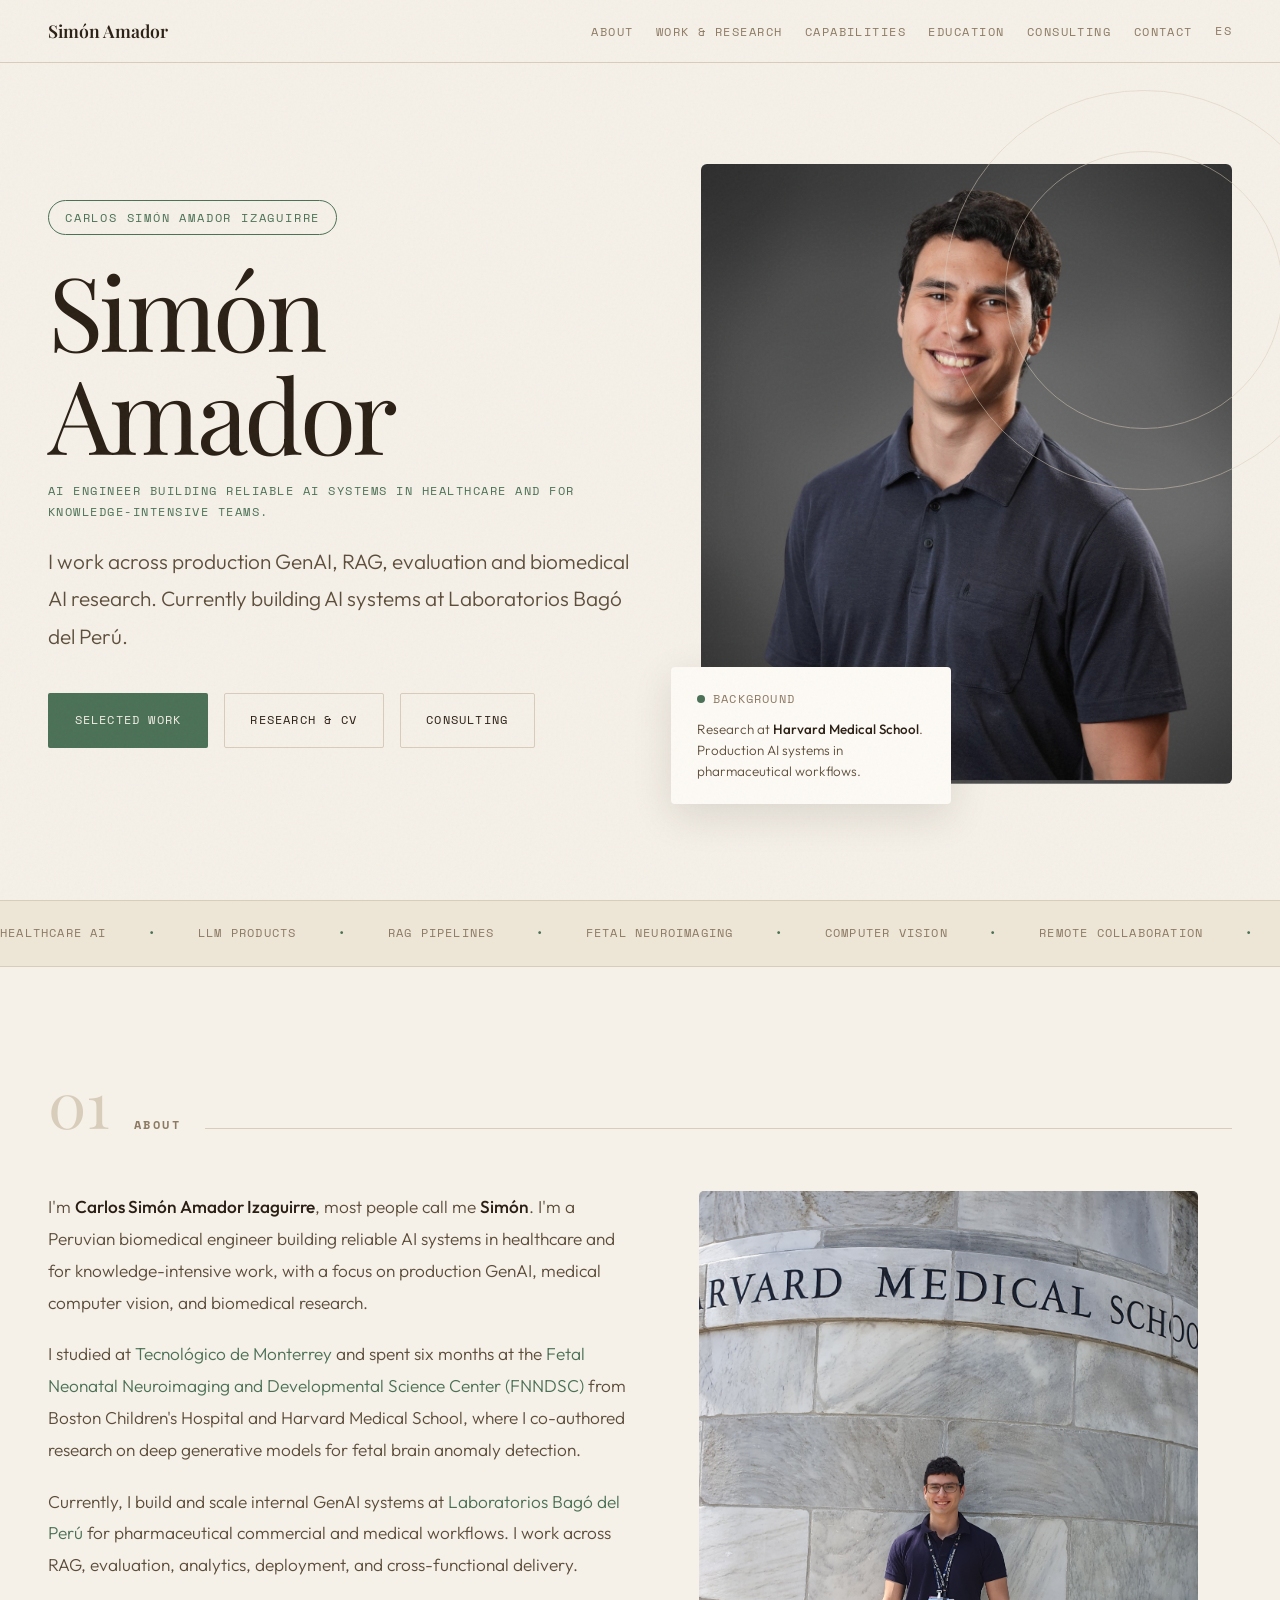
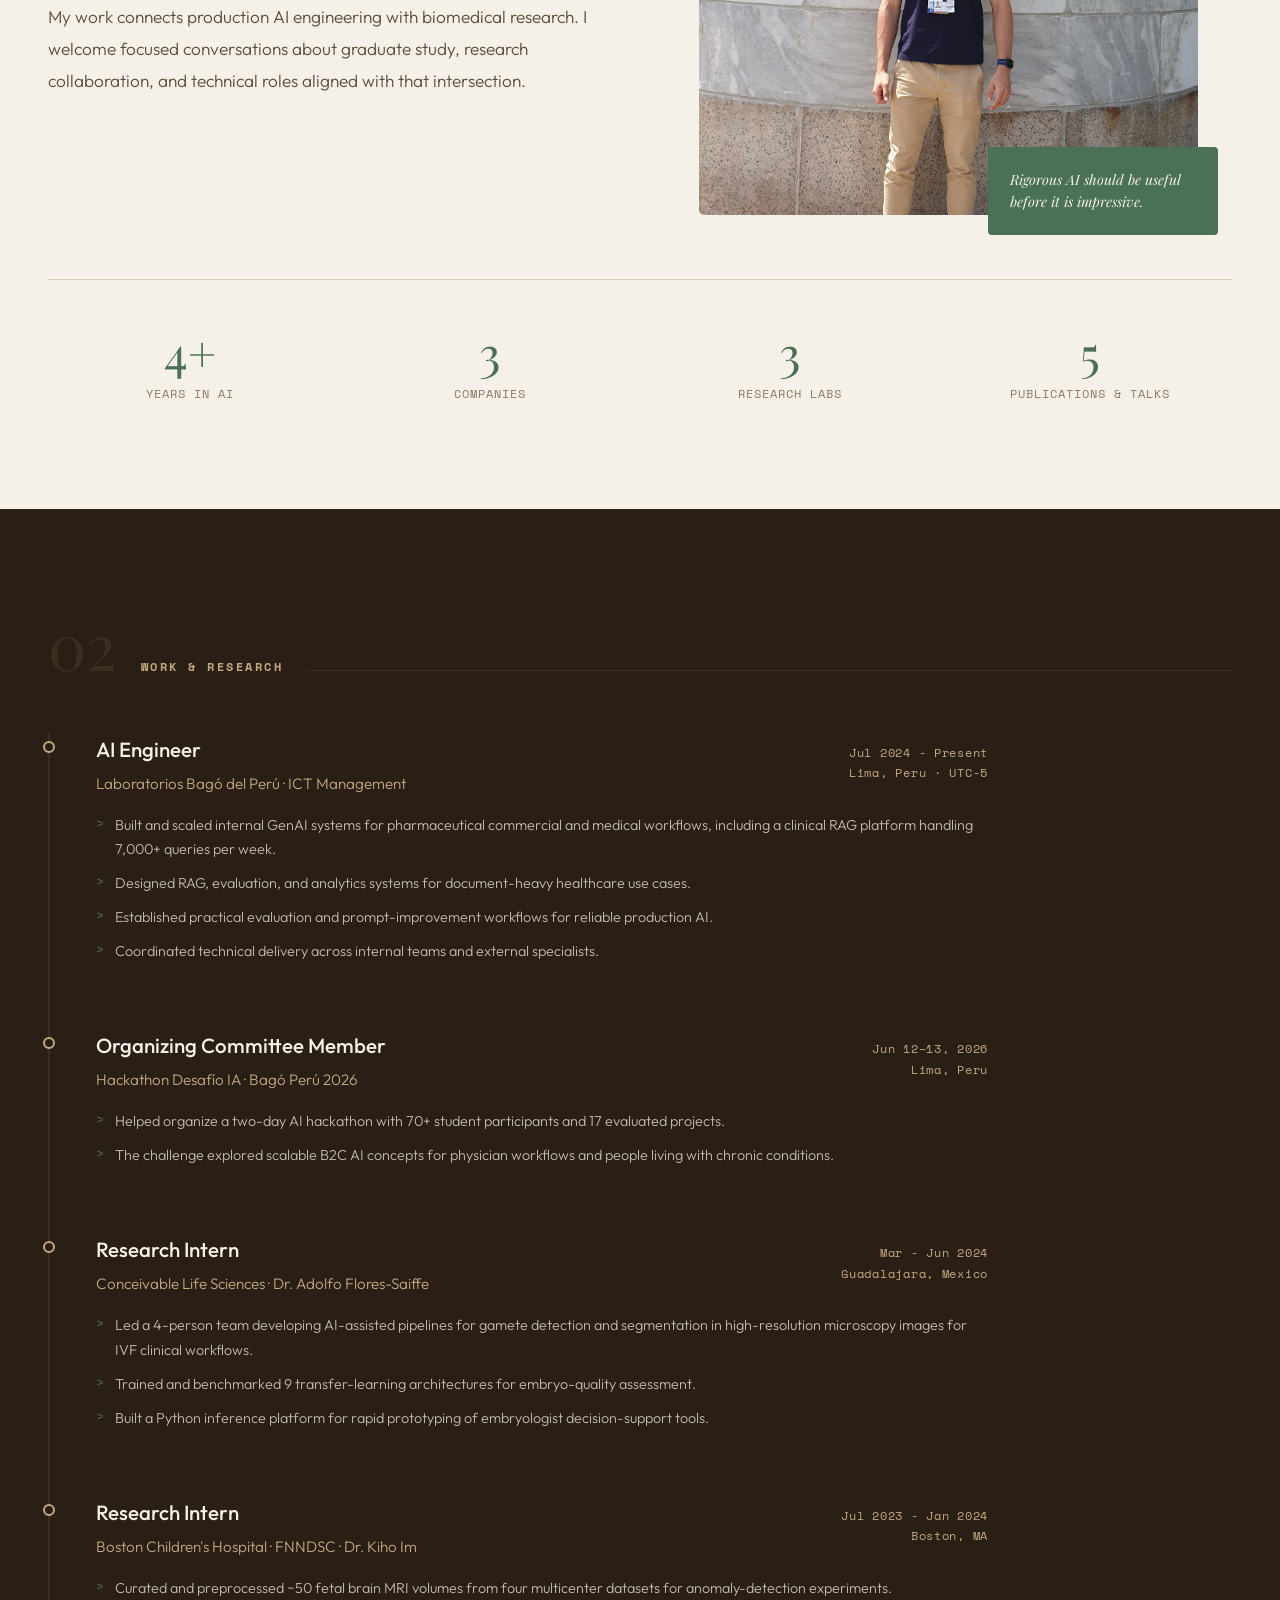
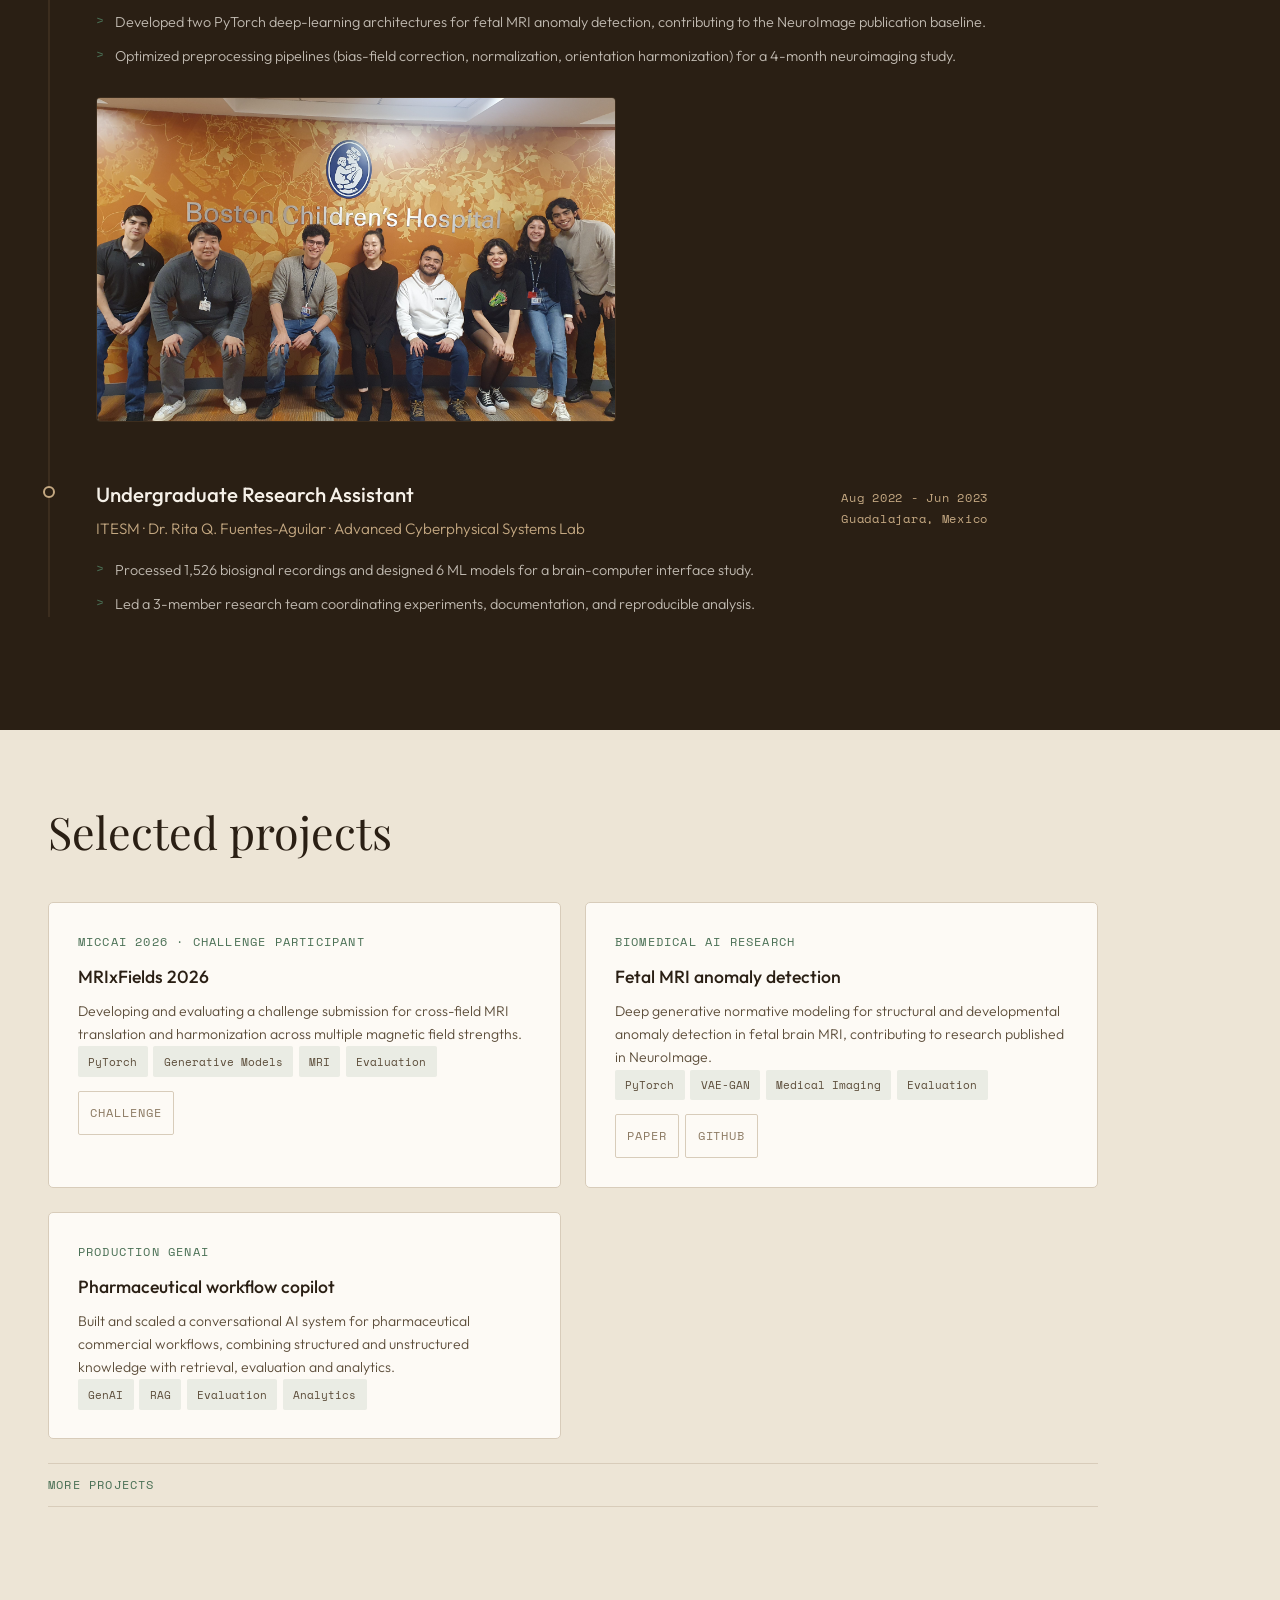
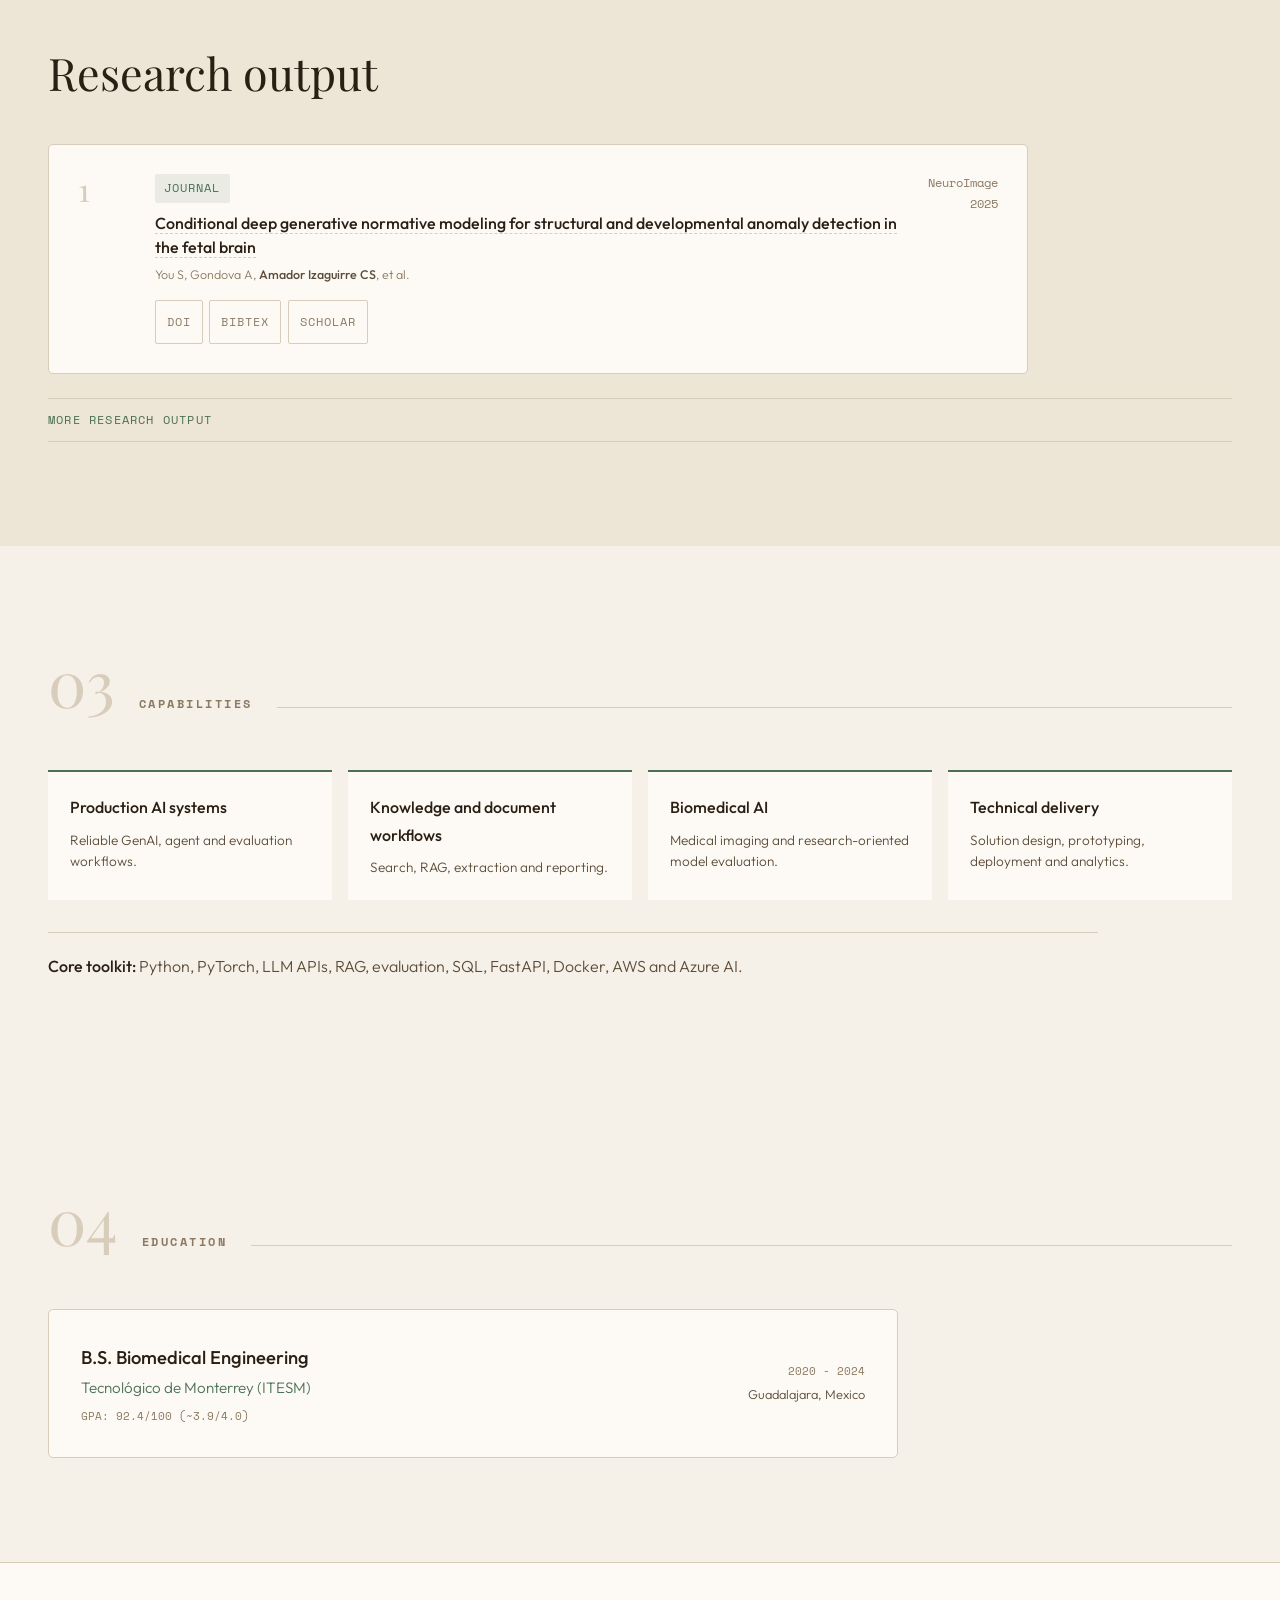
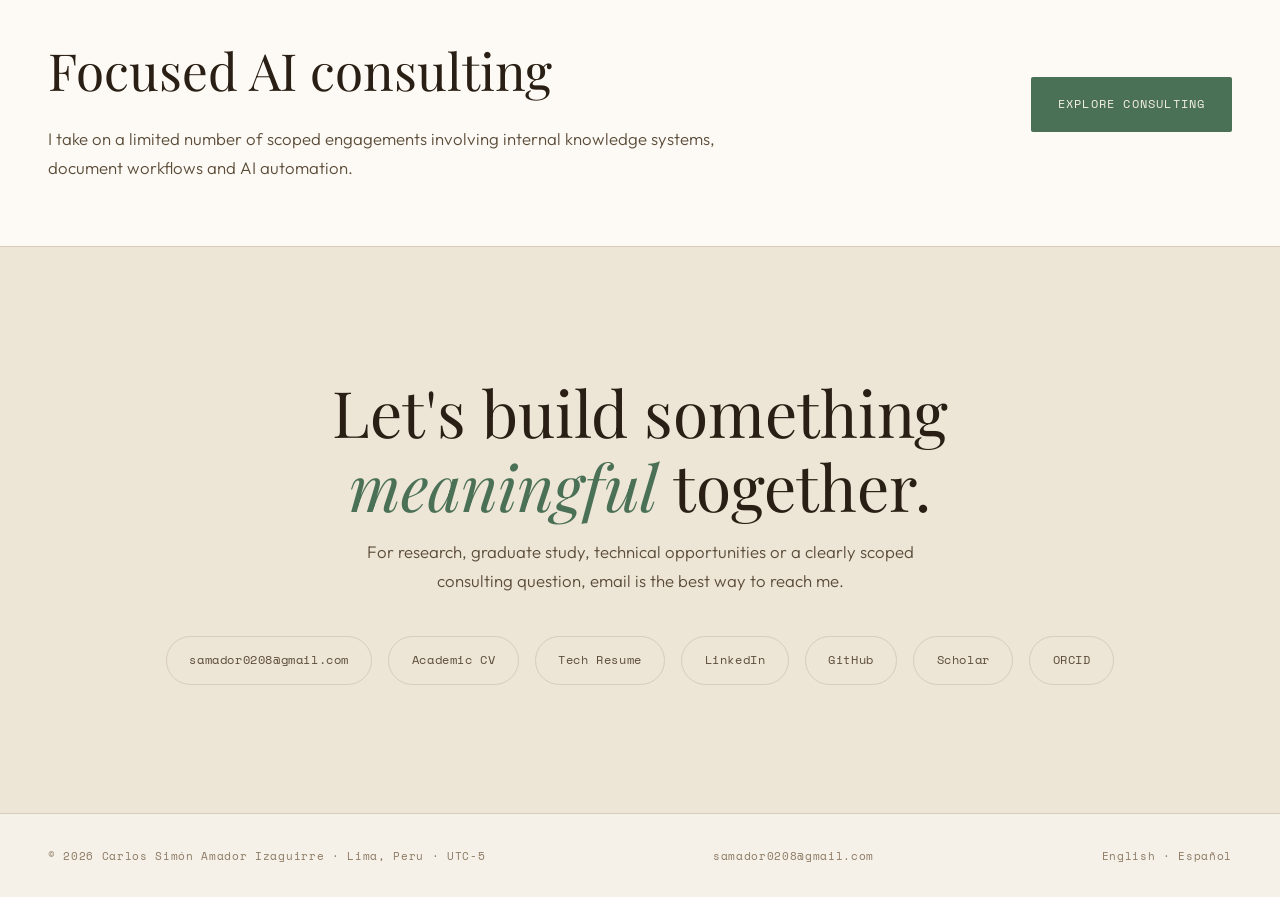
<file: index.html>
<!DOCTYPE html>
<html lang="en">
<head>
  <meta charset="UTF-8">
  <meta name="viewport" content="width=device-width, initial-scale=1.0">
  <title>Carlos Simón Amador Izaguirre · AI Engineer & Biomedical AI Researcher</title>
  <meta name="description" content="Carlos Simón Amador Izaguirre (Simón Amador), AI Engineer building reliable AI systems in healthcare, and biomedical AI researcher. Co-author, NeuroImage 2025. Lima, Peru.">
  <meta name="author" content="Carlos Simón Amador Izaguirre">
  <link rel="canonical" href="https://simonamador.com/">
  <link rel="alternate" hreflang="en" href="https://simonamador.com/">
  <link rel="alternate" hreflang="es" href="https://simonamador.com/es/">
  <link rel="alternate" hreflang="x-default" href="https://simonamador.com/">
  <meta name="robots" content="index, follow, max-image-preview:large, max-snippet:-1">
  <meta name="googlebot" content="index, follow">

  <meta property="og:type" content="profile">
  <meta property="og:locale" content="en_US">
  <meta property="og:locale:alternate" content="es_PE">
  <meta property="og:site_name" content="Carlos Simón Amador Izaguirre">
  <meta property="og:title" content="Carlos Simón Amador Izaguirre · AI Engineer & Biomedical AI Researcher">
  <meta property="og:description" content="AI Engineer building reliable AI systems in healthcare. Biomedical AI researcher and NeuroImage 2025 co-author.">
  <meta property="og:url" content="https://simonamador.com/">
  <meta property="og:image" content="https://simonamador.com/img/simon-amador-share-card.png">
  <meta property="og:image:width" content="1200">
  <meta property="og:image:height" content="630">
  <meta property="og:image:alt" content="Carlos Simón Amador Izaguirre, AI Engineer and Biomedical AI Researcher">
  <meta property="profile:first_name" content="Carlos Simón">
  <meta property="profile:last_name" content="Amador Izaguirre">
  <meta property="profile:username" content="simonamador">

  <meta name="twitter:card" content="summary_large_image">
  <meta name="twitter:title" content="Carlos Simón Amador Izaguirre · AI Engineer & Biomedical AI Researcher">
  <meta name="twitter:description" content="AI Engineer building reliable AI systems in healthcare. Biomedical AI researcher and NeuroImage 2025 co-author.">
  <meta name="twitter:image" content="https://simonamador.com/img/simon-amador-share-card.png">
  <meta name="twitter:image:alt" content="Carlos Simón Amador Izaguirre">

  <link rel="icon" href="/favicon.ico" sizes="any">
  <link rel="icon" type="image/svg+xml" href="/favicon.svg">
  <link rel="apple-touch-icon" href="/apple-touch-icon.png">
  <link rel="manifest" href="/site.webmanifest">
  <meta name="theme-color" content="#C2532A">

  <link rel="preconnect" href="https://fonts.googleapis.com">
  <link rel="preconnect" href="https://fonts.gstatic.com" crossorigin>
  <link rel="preload" as="image" href="/img/simon-amador-headshot.jpg" fetchpriority="high">
  <link rel="stylesheet" href="https://fonts.googleapis.com/css2?family=Playfair+Display:ital,wght@0,400;0,600;1,400&family=Space+Mono:wght@400;700&family=Outfit:wght@300;400;500;600&display=swap">
  <link rel="stylesheet" href="/styles.css?v=20260729-1">

  <script type="application/ld+json">
  {
    "@context": "https://schema.org",
    "@type": "Person",
    "@id": "https://simonamador.com/#person",
    "name": "Carlos Simón Amador Izaguirre",
    "alternateName": [
      "Simón Amador",
      "Simon Amador",
      "Carlos Simón Amador",
      "Carlos Simon Amador",
      "Carlos Simon Amador Izaguirre",
      "C. S. Amador Izaguirre",
      "CS Amador Izaguirre"
    ],
    "givenName": "Carlos Simón",
    "additionalName": "Simón",
    "familyName": "Amador Izaguirre",
    "gender": "Male",
    "nationality": { "@type": "Country", "name": "Peru" },
    "address": {
      "@type": "PostalAddress",
      "addressLocality": "Lima",
      "addressCountry": "PE"
    },
    "email": "mailto:samador0208@gmail.com",
    "url": "https://simonamador.com/",
    "image": "https://simonamador.com/img/simon-amador-headshot.jpg",
    "jobTitle": "AI Engineer",
    "description": "AI Engineer and biomedical AI researcher specializing in production GenAI, RAG evaluation, and deep learning for medical imaging. Currently building AI systems at Laboratorios Bagó del Perú; previously contributed to fetal-MRI anomaly-detection research at Boston Children's Hospital / Harvard Medical School (FNNDSC).",
    "worksFor": {
      "@type": "Organization",
      "name": "Laboratorios Bagó del Perú",
      "url": "https://www.bago.com.pe/"
    },
    "alumniOf": [
      {
        "@type": "CollegeOrUniversity",
        "name": "Tecnológico de Monterrey",
        "url": "https://tec.mx"
      },
      {
        "@type": "Organization",
        "name": "Boston Children's Hospital, Fetal Neonatal Neuroimaging and Developmental Science Center (FNNDSC)",
        "url": "https://www.fnndsc.org/"
      },
      {
        "@type": "CollegeOrUniversity",
        "name": "Harvard Medical School",
        "url": "https://hms.harvard.edu"
      }
    ],
    "knowsAbout": [
      "Artificial Intelligence",
      "Large Language Models",
      "Retrieval-Augmented Generation",
      "Agentic Systems",
      "Deep Learning",
      "Computer Vision",
      "Generative Models",
      "Medical Imaging",
      "Fetal MRI",
      "Healthcare AI",
      "MLOps",
      "Biomedical Engineering",
      "Brain-Computer Interfaces",
      "EEG Signal Processing"
    ],
    "knowsLanguage": [
      { "@type": "Language", "name": "Spanish", "alternateName": "es" },
      { "@type": "Language", "name": "English", "alternateName": "en" },
      { "@type": "Language", "name": "German", "alternateName": "de" }
    ],
    "sameAs": [
      "https://www.linkedin.com/in/simon-amador",
      "https://github.com/simonamador",
      "https://scholar.google.com/citations?hl=es&user=uiDl364AAAAJ",
      "https://orcid.org/0009-0006-7358-9786"
    ],
    "subjectOf": {
      "@type": "ScholarlyArticle",
      "name": "Conditional deep generative normative modeling for structural and developmental anomaly detection in the fetal brain",
      "author": "Carlos Simón Amador Izaguirre",
      "isPartOf": { "@type": "Periodical", "name": "NeuroImage" },
      "datePublished": "2025",
      "url": "https://doi.org/10.1016/j.neuroimage.2025.121442"
    }
  }
  </script>
</head>
<body class="home-page">
<a href="#main" class="skip-link">Skip to content</a>
<nav aria-label="Primary navigation">
  <a class="logo" href="/" aria-label="Simón Amador home">Simón Amador</a>
  <ul class="nav-links">
    <li><a href="#about">About</a></li>
    <li><a href="#work">Work &amp; Research</a></li>
    <li><a href="#skills">Capabilities</a></li>
    <li><a href="#education">Education</a></li>
    <li><a href="/consulting/">Consulting</a></li>
    <li><a href="#contact">Contact</a></li>
    <li class="lang-switch"><a href="/es/" hreflang="es" lang="es">ES</a></li>
  </ul>
  <button class="hamburger" type="button" aria-label="Toggle menu" aria-expanded="false"><span></span><span></span><span></span></button>
</nav>

<main id="main">
  <section class="hero" id="home">
    <div class="hero-content">
      <span class="hero-eyebrow">Carlos Simón Amador Izaguirre</span>
      <h1>Simón Amador</h1>
      <p class="hero-role">AI Engineer building reliable AI systems in healthcare and for knowledge-intensive teams.</p>
      <p class="hero-subtitle">I work across production GenAI, RAG, evaluation and biomedical AI research. Currently building AI systems at Laboratorios Bagó del Perú.</p>
      <div class="hero-cta">
        <a href="#projects" class="btn-primary">Selected work</a>
        <a href="#research" class="btn-outline">Research &amp; CV</a>
        <a href="/consulting/" class="btn-outline">Consulting</a>
      </div>
    </div>
    <div class="hero-visual" aria-label="Portrait of Simón Amador">
      <div class="hero-img-main">
        <img src="/img/simon-amador-headshot.jpg" width="4032" height="3024" alt="Carlos Simón Amador Izaguirre, AI Engineer and biomedical AI researcher" fetchpriority="high">
      </div>
      <div class="hero-float-card">
        <div class="float-badge"><div class="float-badge-dot"></div><div class="float-badge-label">Background</div></div>
        <div class="float-card-text">Research at <strong>Harvard Medical School</strong>. Production AI systems in pharmaceutical workflows.</div>
      </div>
    </div>
    <div class="hero-deco" aria-hidden="true"></div>
  </section>

  <div class="marquee-wrap" aria-hidden="true"><div class="marquee">
    <span>Healthcare AI</span><span class="dot">•</span><span>LLM Products</span><span class="dot">•</span><span>RAG Pipelines</span><span class="dot">•</span><span>Fetal Neuroimaging</span><span class="dot">•</span><span>Computer Vision</span><span class="dot">•</span><span>Remote Collaboration</span><span class="dot">•</span><span>LATAM Healthtech</span><span class="dot">•</span>
    <span>Healthcare AI</span><span class="dot">•</span><span>LLM Products</span><span class="dot">•</span><span>RAG Pipelines</span><span class="dot">•</span><span>Fetal Neuroimaging</span><span class="dot">•</span><span>Computer Vision</span><span class="dot">•</span><span>Remote Collaboration</span><span class="dot">•</span><span>LATAM Healthtech</span><span class="dot">•</span>
  </div></div>

  <section class="about-section" id="about" aria-labelledby="about-title">
    <div class="section-header reveal"><span class="section-number">01</span><h2 class="section-title" id="about-title">About</h2><div class="section-line"></div></div>
    <div class="about-grid">
      <div class="about-text-col reveal">
        <p>I'm <strong>Carlos Simón Amador Izaguirre</strong>, most people call me <strong>Simón</strong>. I'm a Peruvian biomedical engineer building reliable AI systems in healthcare and for knowledge-intensive work, with a focus on production GenAI, medical computer vision, and biomedical research.</p>
        <p>I studied at <a href="https://tec.mx" target="_blank" rel="noopener noreferrer">Tecnológico de Monterrey</a> and spent six months at the <a href="https://www.fnndsc.org/" target="_blank" rel="noopener noreferrer">Fetal Neonatal Neuroimaging and Developmental Science Center (FNNDSC)</a> from Boston Children's Hospital and Harvard Medical School, where I co-authored research on deep generative models for fetal brain anomaly detection.</p>
        <!-- TODO: confirm public approval for any future Bagó product metrics or integration details. -->
        <p>Currently, I build and scale internal GenAI systems at <a href="https://www.bago.com.pe/" target="_blank" rel="noopener noreferrer">Laboratorios Bagó del Perú</a> for pharmaceutical commercial and medical workflows. I work across RAG, evaluation, analytics, deployment, and cross-functional delivery.</p>
        <p>My work connects production AI engineering with biomedical research. I welcome focused conversations about graduate study, research collaboration, and technical roles aligned with that intersection.</p>
      </div>
      <div class="about-img-col reveal reveal-delay-2">
        <div class="about-img">
          <img src="/img/simon-amador-harvard-medical-school.jpg" width="4032" height="3024" loading="lazy" alt="Simón Amador at Boston Children's Hospital / Harvard Medical School">
        </div>
        <div class="about-accent-box"><div class="quote">Rigorous AI should be useful before it is impressive.</div></div>
      </div>
    </div>
    <div class="stats-bar reveal" aria-label="Profile highlights">
      <div class="stat-item"><div class="stat-num">4+</div><div class="stat-label">Years in AI</div></div>
      <div class="stat-item"><div class="stat-num">3</div><div class="stat-label">Companies</div></div>
      <div class="stat-item"><div class="stat-num">3</div><div class="stat-label">Research labs</div></div>
      <div class="stat-item"><div class="stat-num">5</div><div class="stat-label">Publications & talks</div></div>
    </div>
  </section>

  <section class="pub-section" id="research" aria-labelledby="research-title">
    <div class="subsection-header reveal"><h2 id="research-title">Research output</h2></div>
    <div class="pub-grid">
      <article class="pub-card reveal"><div class="pub-index">1</div><div><span class="pub-type-badge">Journal</span><h3 class="pub-title-text"><a href="https://doi.org/10.1016/j.neuroimage.2025.121442" target="_blank" rel="noopener noreferrer">Conditional deep generative normative modeling for structural and developmental anomaly detection in the fetal brain</a></h3><div class="pub-authors">You S, Gondova A, <strong>Amador Izaguirre CS</strong>, et al.</div><div class="pub-links"><a href="https://doi.org/10.1016/j.neuroimage.2025.121442" target="_blank" rel="noopener noreferrer">DOI</a><a href="/cv/bibtex-placeholder.txt">BibTeX</a><a href="https://scholar.google.com/citations?hl=es&user=uiDl364AAAAJ" target="_blank" rel="noopener noreferrer">Scholar</a></div></div><div class="pub-venue">NeuroImage<br>2025</div></article>
    </div>
    <details class="more-research"><summary>More research output</summary><div class="pub-grid">
      <article class="pub-card reveal reveal-delay-1"><div class="pub-index">2</div><div><span class="pub-type-badge">Presentation</span><h3 class="pub-title-text">Conditional deep generative normative modeling for structural and developmental anomaly detection in the fetal brain</h3><div class="pub-authors">You S, <strong>Amador Izaguirre CS</strong>, Tafoya-Milo G, et al.</div><div class="pub-links"><a href="/cv/bibtex-placeholder.txt">BibTeX</a><a href="https://scholar.google.com/citations?hl=es&user=uiDl364AAAAJ" target="_blank" rel="noopener noreferrer">Scholar</a></div></div><div class="pub-venue">ISMRM<br>2025</div></article>
      <article class="pub-card reveal"><div class="pub-index">3</div><div><span class="pub-type-badge">Poster</span><h3 class="pub-title-text">Deep generative anomaly detection for structural anomalies in fetal brain with ventriculomegaly</h3><div class="pub-authors">You S, <strong>Amador Izaguirre CS</strong>, Jeong S, et al.</div><div class="pub-links"><a href="/cv/bibtex-placeholder.txt">BibTeX</a><a href="https://scholar.google.com/citations?hl=es&user=uiDl364AAAAJ" target="_blank" rel="noopener noreferrer">Scholar</a></div></div><div class="pub-venue">OHBM<br>2024</div></article>
      <article class="pub-card reveal reveal-delay-1"><div class="pub-index">4</div><div><span class="pub-type-badge">Symposium</span><h3 class="pub-title-text">GA-informed VAE-GAN anomaly detection for fetal MRI</h3><div class="pub-authors">You S, Tafoya-Milo G, <strong>Amador Izaguirre CS</strong>, et al.</div><div class="pub-links"><a href="/cv/bibtex-placeholder.txt">BibTeX</a><a href="https://scholar.google.com/citations?hl=es&user=uiDl364AAAAJ" target="_blank" rel="noopener noreferrer">Scholar</a></div></div><div class="pub-venue">FNNDSC<br>2024</div></article>
      <article class="pub-card reveal"><div class="pub-index">5</div><div><span class="pub-type-badge">Conference Poster</span><h3 class="pub-title-text">Covariate-conditioned fetal MRI anomaly detection</h3><div class="pub-authors">You S, Tafoya-Milo G, <strong>Amador Izaguirre CS</strong>, et al.</div><div class="pub-links"><a href="/cv/bibtex-placeholder.txt">BibTeX</a><a href="https://scholar.google.com/citations?hl=es&user=uiDl364AAAAJ" target="_blank" rel="noopener noreferrer">Scholar</a></div></div><div class="pub-venue">MIT-MGB<br>AI Cures 2024</div></article>
    </div>
    <div class="research-visuals reveal">
      <figure class="research-fig"><img src="/img/fetal-mri-vae-gan-architecture.jpg" width="3167" height="1655" loading="lazy" alt="Model architecture for conditional VAE-GAN fetal brain MRI anomaly detection"><figcaption class="research-fig-caption">Model Architecture - Conditional VAE-GAN</figcaption></figure>
      <figure class="research-fig"><img src="/img/fetal-mri-anomaly-detection-results.jpg" width="3417" height="2182" loading="lazy" alt="Anomaly detection results on fetal brain MRI from NeuroImage 2025"><figcaption class="research-fig-caption">Anomaly Detection Results - NeuroImage 2025</figcaption></figure>
    </div>
  </section>

  <section class="exp-section" id="work" aria-labelledby="experience-title">
    <div class="section-header reveal"><span class="section-number">02</span><h2 class="section-title" id="experience-title">Work &amp; Research</h2><div class="section-line"></div></div>
    <div class="exp-timeline">
      <!-- TODO: confirm public approval before restoring any Bagó metrics, targets, projections, or named integrations. -->
      <article class="exp-entry reveal"><div class="exp-entry-header"><div><h3 class="exp-role">AI Engineer</h3><div class="exp-org"><a href="https://www.bago.com.pe/" target="_blank" rel="noopener noreferrer">Laboratorios Bagó del Perú</a> · ICT Management</div></div><div class="exp-date-loc">Jul 2024 - Present<br>Lima, Peru · UTC-5</div></div><ul class="exp-bullets"><li>Built and scaled internal GenAI systems for pharmaceutical commercial and medical workflows, including a clinical RAG platform handling 7,000+ queries per week.</li><li>Designed RAG, evaluation, and analytics systems for document-heavy healthcare use cases.</li><li>Established practical evaluation and prompt-improvement workflows for reliable production AI.</li><li>Coordinated technical delivery across internal teams and external specialists.</li></ul></article>
      <!-- TODO: confirm public approval for Hackathon Desafío IA Bagó Perú 2026 participation metrics and wording. -->
      <article class="exp-entry reveal"><div class="exp-entry-header"><div><h3 class="exp-role">Organizing Committee Member</h3><div class="exp-org">Hackathon Desafío IA · Bagó Perú 2026</div></div><div class="exp-date-loc">Jun 12–13, 2026<br>Lima, Peru</div></div><ul class="exp-bullets"><li>Helped organize a two-day AI hackathon with 70+ student participants and 17 evaluated projects.</li><li>The challenge explored scalable B2C AI concepts for physician workflows and people living with chronic conditions.</li></ul></article>
      <article class="exp-entry reveal"><div class="exp-entry-header"><div><h3 class="exp-role">Research Intern</h3><div class="exp-org"><a href="https://www.conceivable.life" target="_blank" rel="noopener noreferrer">Conceivable Life Sciences</a> · Dr. Adolfo Flores-Saiffe</div></div><div class="exp-date-loc">Mar - Jun 2024<br>Guadalajara, Mexico</div></div><ul class="exp-bullets"><li>Led a 4-person team developing AI-assisted pipelines for gamete detection and segmentation in high-resolution microscopy images for IVF clinical workflows.</li><li>Trained and benchmarked 9 transfer-learning architectures for embryo-quality assessment.</li><li>Built a Python inference platform for rapid prototyping of embryologist decision-support tools.</li></ul></article>
      <article class="exp-entry reveal"><div class="exp-entry-header"><div><h3 class="exp-role">Research Intern</h3><div class="exp-org"><a href="https://www.childrenshospital.org" target="_blank" rel="noopener noreferrer">Boston Children's Hospital</a> · <a href="https://www.fnndsc.org/" target="_blank" rel="noopener noreferrer">FNNDSC</a> · Dr. Kiho Im</div></div><div class="exp-date-loc">Jul 2023 - Jan 2024<br>Boston, MA</div></div><ul class="exp-bullets"><li>Curated and preprocessed ~50 fetal brain MRI volumes from four multicenter datasets for anomaly-detection experiments.</li><li>Developed two PyTorch deep-learning architectures for fetal MRI anomaly detection, contributing to the NeuroImage publication baseline.</li><li>Optimized preprocessing pipelines (bias-field correction, normalization, orientation harmonization) for a 4-month neuroimaging study.</li></ul><div class="exp-photos"><div class="exp-photo"><img src="/img/simon-amador-fnndsc-team.jpg" width="4032" height="3024" loading="lazy" alt="FNNDSC team at Boston Children's Hospital with Simón Amador"></div></div></article>
      <article class="exp-entry reveal"><div class="exp-entry-header"><div><h3 class="exp-role">Undergraduate Research Assistant</h3><div class="exp-org"><a href="https://tec.mx" target="_blank" rel="noopener noreferrer">ITESM</a> · Dr. Rita Q. Fuentes-Aguilar · Advanced Cyberphysical Systems Lab</div></div><div class="exp-date-loc">Aug 2022 - Jun 2023<br>Guadalajara, Mexico</div></div><ul class="exp-bullets"><li>Processed 1,526 biosignal recordings and designed 6 ML models for a brain-computer interface study.</li><li>Led a 3-member research team coordinating experiments, documentation, and reproducible analysis.</li></ul></article>
    </div>
  </section>

  <section class="skills-section" id="skills" aria-labelledby="skills-title">
    <div class="section-header reveal"><span class="section-number">03</span><h2 class="section-title" id="skills-title">Capabilities</h2><div class="section-line"></div></div>
    <div class="capabilities-summary" aria-label="Core capabilities">
      <article><h3>Production AI systems</h3><p>Reliable GenAI, agent and evaluation workflows.</p></article>
      <article><h3>Knowledge and document workflows</h3><p>Search, RAG, extraction and reporting.</p></article>
      <article><h3>Biomedical AI</h3><p>Medical imaging and research-oriented model evaluation.</p></article>
      <article><h3>Technical delivery</h3><p>Solution design, prototyping, deployment and analytics.</p></article>
    </div>
    </details>
    <p class="toolkit-line"><strong>Core toolkit:</strong> Python, PyTorch, LLM APIs, RAG, evaluation, SQL, FastAPI, Docker, AWS and Azure AI.</p>
  </section>

  <section class="projects-section" id="projects" aria-labelledby="projects-title">
    <div class="subsection-header reveal"><h2 id="projects-title">Selected projects</h2></div>
    <div class="projects-grid">
      <article class="project-card reveal"><div class="project-body"><div class="project-tag-label">MICCAI 2026 · Challenge participant</div><h3 class="project-name">MRIxFields 2026</h3><p class="project-desc">Developing and evaluating a challenge submission for cross-field MRI translation and harmonization across multiple magnetic field strengths.</p><div class="project-tech"><span>PyTorch</span><span>Generative Models</span><span>MRI</span><span>Evaluation</span></div><div class="project-links"><a href="https://github.com/MRIxFields/MRIxFields2026" target="_blank" rel="noopener noreferrer">Challenge</a></div></div></article>
      <article class="project-card reveal"><div class="project-body"><div class="project-tag-label">Biomedical AI research</div><h3 class="project-name">Fetal MRI anomaly detection</h3><p class="project-desc">Deep generative normative modeling for structural and developmental anomaly detection in fetal brain MRI, contributing to research published in NeuroImage.</p><div class="project-tech"><span>PyTorch</span><span>VAE-GAN</span><span>Medical Imaging</span><span>Evaluation</span></div><div class="project-links"><a href="https://doi.org/10.1016/j.neuroimage.2025.121442" target="_blank" rel="noopener noreferrer">Paper</a><a href="https://github.com/simonamador/Anomaly-Detection" target="_blank" rel="noopener noreferrer">GitHub</a></div></div></article>
      <!-- TODO: confirm public approval for the high-level description of this employer project. -->
      <article class="project-card reveal"><div class="project-body"><div class="project-tag-label">Production GenAI</div><h3 class="project-name">Pharmaceutical workflow copilot</h3><p class="project-desc">Built and scaled a conversational AI system for pharmaceutical commercial workflows, combining structured and unstructured knowledge with retrieval, evaluation and analytics.</p><div class="project-tech"><span>GenAI</span><span>RAG</span><span>Evaluation</span><span>Analytics</span></div></div></article>
      <details class="more-projects"><summary>More projects</summary><div class="projects-grid">
      <article class="project-card reveal"><div class="project-body"><div class="project-tag-label">Knowledge workflows</div><h3 class="project-name">Document-heavy healthcare RAG</h3><p class="project-desc">Designed retrieval, evaluation and analytics patterns for reliable healthcare knowledge workflows.</p><div class="project-tech"><span>RAG</span><span>Search</span><span>Evaluation</span><span>LLM</span></div></div></article>
      <article class="project-card reveal reveal-delay-1"><div class="project-body"><div class="project-tag-label">Synthetic Identity Infrastructure</div><h3 class="project-name">personalab</h3><p class="project-desc">Production-grade synthetic identity infrastructure that enforces facial consistency using embeddings, geometric landmarks, and longitudinal drift tracking.</p><div class="project-tech"><span>Python</span><span>Embeddings</span><span>Computer Vision</span><span>Synthetic Data</span></div><div class="project-links"><a href="https://github.com/simonamador/personalab" target="_blank" rel="noopener noreferrer">GitHub</a></div></div></article>
      <article class="project-card reveal"><div class="project-body"><div class="project-tag-label">Startup-style AI Assistant · 2024</div><h3 class="project-name">Baan</h3><p class="project-desc">Independent AI assistant project focused on practical healthcare workflows, product discovery, and user experience for conversational support tools.</p><div class="project-tech"><span>LLM</span><span>Assistant UX</span><span>Healthcare AI</span></div></div></article>
      <article class="project-card reveal reveal-delay-1"><div class="project-body"><div class="project-tag-label">IVF Visual Assistance</div><h3 class="project-name">gasparin</h3><p class="project-desc">Django application for an in vitro fertilization visual assistance medical device, supporting clinical workflows around embryo and gamete analysis.</p><div class="project-tech"><span>Python</span><span>Django</span><span>Computer Vision</span><span>IVF</span></div><div class="project-links"><a href="https://github.com/simonamador/gasparin" target="_blank" rel="noopener noreferrer">GitHub</a></div></div></article>
      <article class="project-card reveal reveal-delay-1"><div class="project-body"><div class="project-tag-label">Signal Processing Research</div><h3 class="project-name">BinauralBeatsResearch</h3><p class="project-desc">MATLAB research project analyzing binaural beats and auditory stimulation patterns in neuroscience experiments.</p><div class="project-tech"><span>MATLAB</span><span>Neuroscience</span><span>Signal Processing</span></div><div class="project-links"><a href="https://github.com/simonamador/BinauralBeatsResearch" target="_blank" rel="noopener noreferrer">GitHub</a></div></div></article>
      <article class="project-card reveal"><div class="project-body"><div class="project-tag-label">CT Image Processing</div><h3 class="project-name">Visible-light CT Image Processing</h3><p class="project-desc">Image-processing experiments for visible-light CT data, focused on reconstruction and analysis workflows for biomedical imaging.</p><div class="project-tech"><span>MATLAB</span><span>Image Processing</span><span>CT</span><span>Biomedical Imaging</span></div><div class="project-links"><a href="https://github.com/simonamador/Visible-light_CT_image_processing" target="_blank" rel="noopener noreferrer">GitHub</a></div></div></article>
      <article class="project-card reveal reveal-delay-1"><div class="project-body"><div class="project-tag-label">Brain-Computer Interface</div><h3 class="project-name">EEG Channel Selection Algorithm</h3><p class="project-desc">Jupyter Notebook project for EEG channel selection, supporting feature extraction and model development for brain-computer interface research.</p><div class="project-tech"><span>Jupyter Notebook</span><span>EEG</span><span>BCI</span><span>Feature Selection</span></div><div class="project-links"><a href="https://github.com/simonamador/EEG-Channel-Selection-Algorithm" target="_blank" rel="noopener noreferrer">GitHub</a></div></div></article>
      </div></details>
    </div>
  </section>

  <section class="edu-section" id="education" aria-labelledby="education-title">
    <div class="section-header reveal"><span class="section-number">04</span><h2 class="section-title" id="education-title">Education</h2><div class="section-line"></div></div>
    <div class="edu-grid"><article class="edu-card reveal"><div><h3 class="edu-degree">B.S. Biomedical Engineering</h3><div class="edu-school"><a href="https://tec.mx" target="_blank" rel="noopener noreferrer">Tecnológico de Monterrey (ITESM)</a></div><div class="edu-meta">GPA: 92.4/100 (~3.9/4.0)</div></div><div class="edu-right"><div class="edu-years">2020 - 2024</div><div class="edu-loc">Guadalajara, Mexico</div></div></article></div>
  </section>

  <section class="consulting-strip" aria-labelledby="consulting-strip-title">
    <div><h2 id="consulting-strip-title">Focused AI consulting</h2><p>I take on a limited number of scoped engagements involving internal knowledge systems, document workflows and AI automation.</p></div>
    <a href="/consulting/" class="btn-primary">Explore consulting</a>
  </section>

  <section class="contact-section" id="contact" aria-labelledby="contact-title">
    <h2 class="contact-headline reveal" id="contact-title">Let's build something<br><span class="italic">meaningful</span> together.</h2>
    <p class="contact-sub reveal reveal-delay-1">For research, graduate study, technical opportunities or a clearly scoped consulting question, email is the best way to reach me.</p>
    <div class="contact-btns reveal reveal-delay-2">
      <a href="mailto:samador0208@gmail.com" class="contact-pill">samador0208@gmail.com</a>
      <a href="/cv/carlos-simon-amador-cv-academic-en.pdf" class="contact-pill">Academic CV</a>
      <a href="/cv/carlos-simon-amador-resume-en.pdf" class="contact-pill">Tech Resume</a>
      <a href="https://linkedin.com/in/simon-amador" class="contact-pill" target="_blank" rel="noopener noreferrer">LinkedIn</a>
      <a href="https://github.com/simonamador" class="contact-pill" target="_blank" rel="noopener noreferrer">GitHub</a>
      <a href="https://scholar.google.com/citations?hl=es&user=uiDl364AAAAJ" class="contact-pill" target="_blank" rel="noopener noreferrer">Scholar</a>
      <a href="https://orcid.org/0009-0006-7358-9786" class="contact-pill" target="_blank" rel="noopener noreferrer">ORCID</a>
    </div>
  </section>
</main>

<footer>
  <span>© 2026 Carlos Simón Amador Izaguirre · Lima, Peru · UTC-5</span>
  <span><a href="mailto:samador0208@gmail.com">samador0208@gmail.com</a></span>
  <span><a href="/">English</a> · <a href="/es/" hreflang="es" lang="es">Español</a></span>
</footer>

<script>
const revealObserver = new IntersectionObserver(entries => entries.forEach(entry => {
  if (entry.isIntersecting) entry.target.classList.add("visible");
}), { threshold: 0.08, rootMargin: "0px 0px -40px 0px" });
document.querySelectorAll(".reveal").forEach(el => revealObserver.observe(el));

const navToggle = document.querySelector(".hamburger");
const navLinks = document.querySelector(".nav-links");
navToggle?.addEventListener("click", () => {
  const isOpen = navLinks.classList.toggle("show");
  navToggle.setAttribute("aria-expanded", String(isOpen));
});

const sections = document.querySelectorAll("main section[id]");
const links = document.querySelectorAll(".nav-links a[href^='#']");
window.addEventListener("scroll", () => {
  let current = "";
  sections.forEach(section => {
    if (window.scrollY + 130 >= section.offsetTop) current = section.id;
  });
  links.forEach(link => link.classList.toggle("active", link.getAttribute("href") === "#" + current));
});
document.querySelectorAll(".nav-links a").forEach(link => link.addEventListener("click", () => navLinks.classList.remove("show")));
</script>
</body>
</html>
</file>
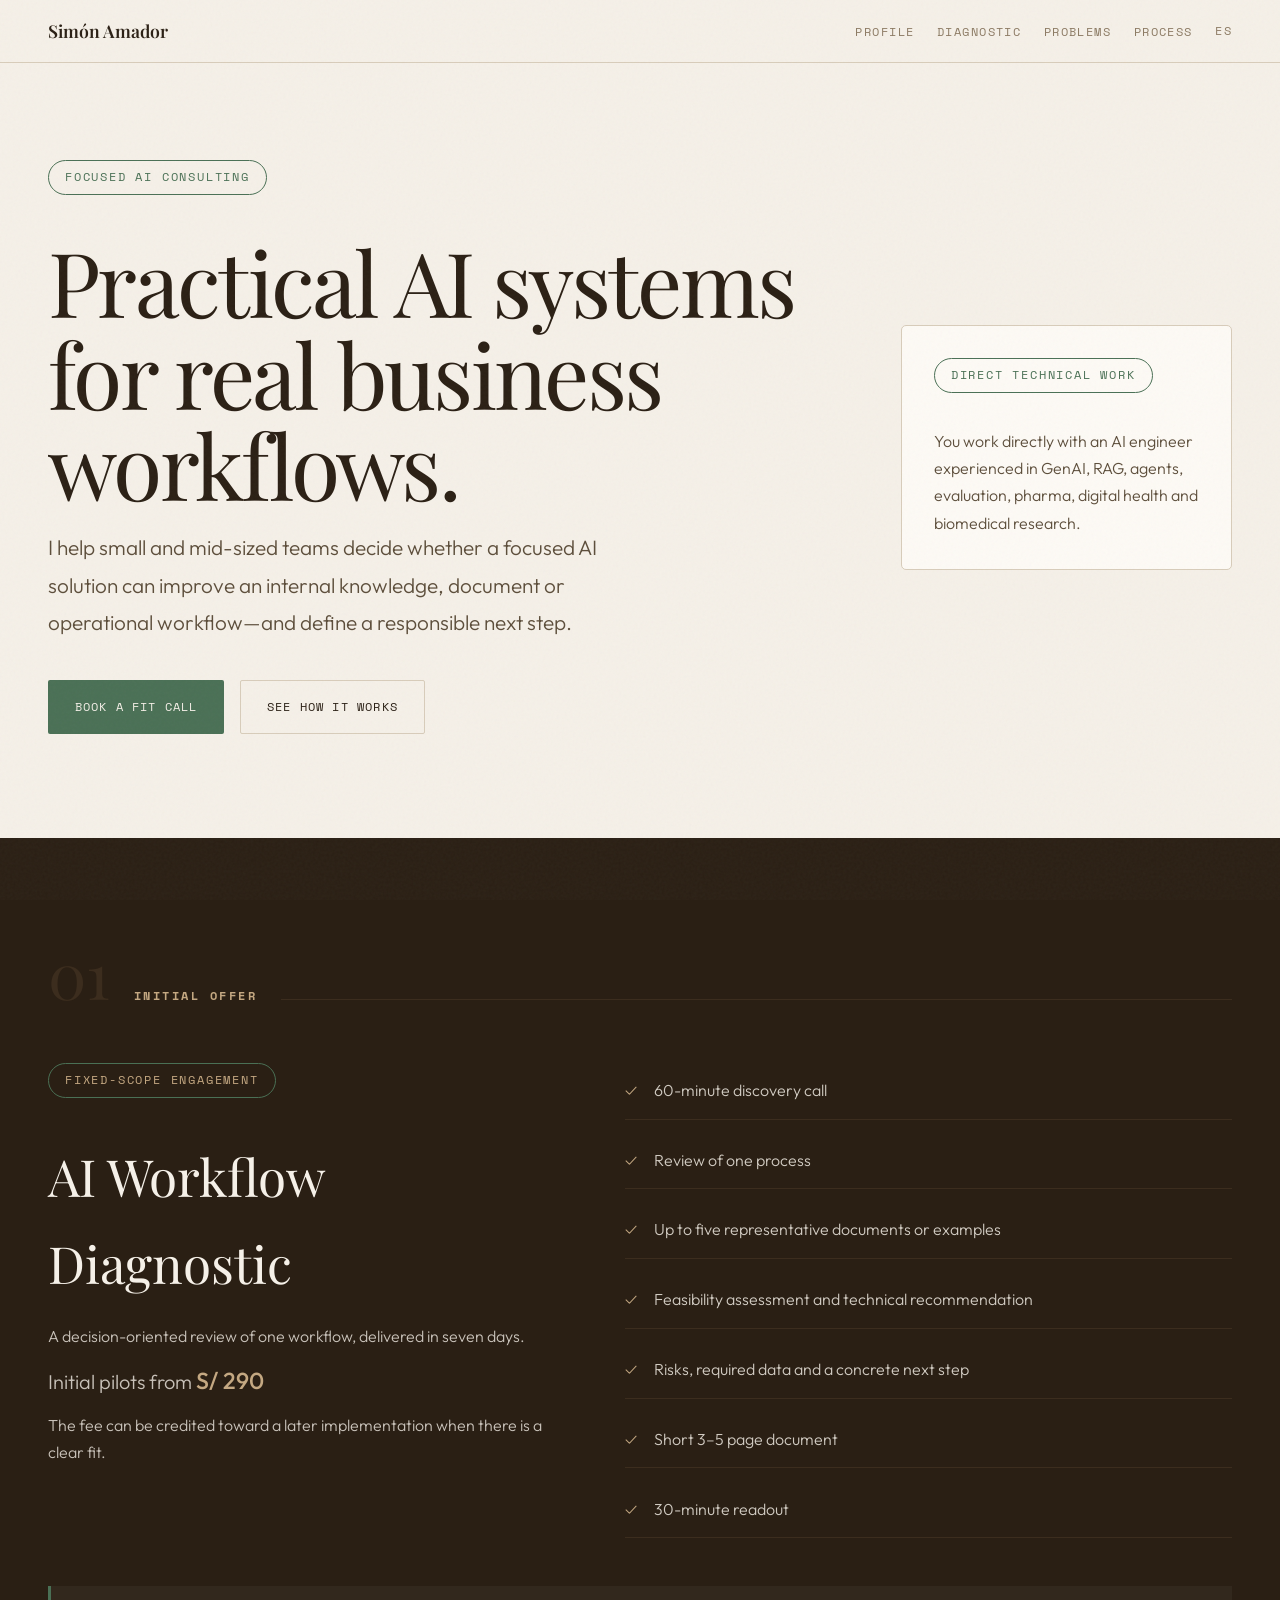
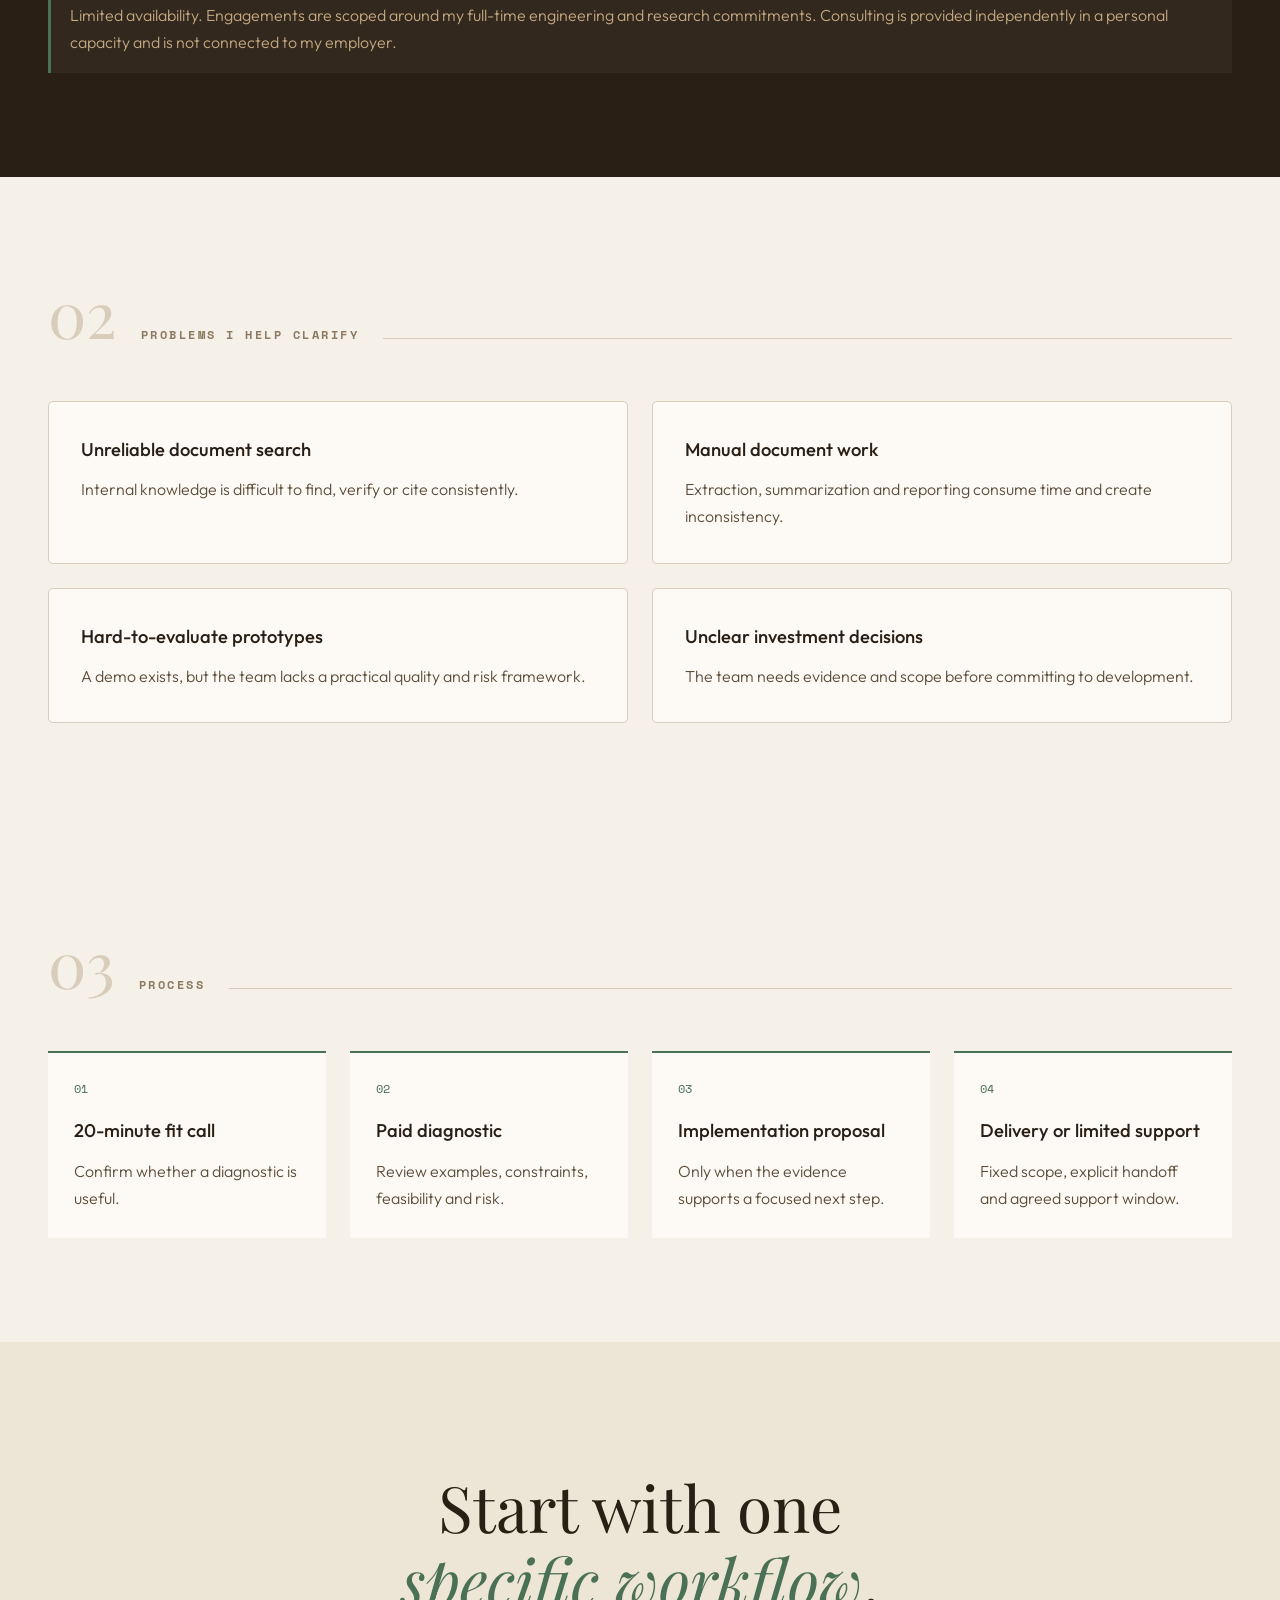
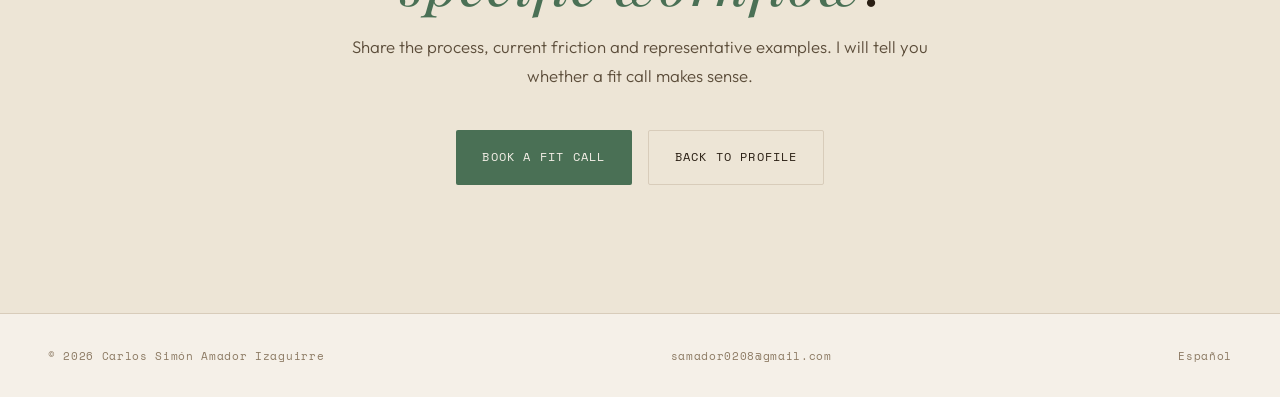
<file: consulting/index.html>
<!DOCTYPE html>
<html lang="en">
<head>
  <meta charset="UTF-8"><meta name="viewport" content="width=device-width, initial-scale=1.0">
  <title>Focused AI Consulting · Simón Amador</title>
  <meta name="description" content="Focused AI consulting for internal knowledge, document workflows and practical automation. Start with a fixed-scope AI Workflow Diagnostic.">
  <link rel="canonical" href="https://simonamador.com/consulting/">
  <link rel="alternate" hreflang="en" href="https://simonamador.com/consulting/"><link rel="alternate" hreflang="es" href="https://simonamador.com/es/consultoria/"><link rel="alternate" hreflang="x-default" href="https://simonamador.com/consulting/">
  <meta name="robots" content="index, follow, max-image-preview:large">
  <meta property="og:type" content="website"><meta property="og:locale" content="en_US"><meta property="og:locale:alternate" content="es_PE"><meta property="og:site_name" content="Simón Amador"><meta property="og:title" content="Focused AI Consulting · Simón Amador"><meta property="og:description" content="Practical AI systems for internal knowledge, documents and operational workflows."><meta property="og:url" content="https://simonamador.com/consulting/"><meta property="og:image" content="https://simonamador.com/img/simon-amador-share-card.png"><meta property="og:image:alt" content="Simón Amador, AI engineer">
  <meta name="twitter:card" content="summary_large_image"><meta name="twitter:title" content="Focused AI Consulting · Simón Amador"><meta name="twitter:description" content="Practical AI systems for real business workflows."><meta name="twitter:image" content="https://simonamador.com/img/simon-amador-share-card.png">
  <link rel="icon" href="/favicon.ico" sizes="any"><link rel="icon" type="image/svg+xml" href="/favicon.svg"><link rel="apple-touch-icon" href="/apple-touch-icon.png"><link rel="manifest" href="/site.webmanifest"><meta name="theme-color" content="#C2532A">
  <link rel="preconnect" href="https://fonts.googleapis.com"><link rel="preconnect" href="https://fonts.gstatic.com" crossorigin><link rel="stylesheet" href="https://fonts.googleapis.com/css2?family=Playfair+Display:ital,wght@0,400;0,600;1,400&family=Space+Mono:wght@400;700&family=Outfit:wght@300;400;500;600&display=swap"><link rel="stylesheet" href="/styles.css?v=20260729-1">
  <script type="application/ld+json">{"@context":"https://schema.org","@type":"Service","@id":"https://simonamador.com/consulting/#service","name":"AI Workflow Diagnostic","description":"A fixed-scope diagnostic for internal knowledge, document and operational AI workflows.","url":"https://simonamador.com/consulting/","provider":{"@type":"Person","@id":"https://simonamador.com/#person","name":"Carlos Simón Amador Izaguirre"},"areaServed":"Remote","offers":{"@type":"Offer","priceCurrency":"PEN","price":"290","description":"Initial pilots from S/ 290; final scope is confirmed before work begins."}}</script>
</head>
<body><a href="#main" class="skip-link">Skip to content</a>
<nav aria-label="Primary navigation"><a class="logo" href="/">Simón Amador</a><ul class="nav-links"><li><a href="/">Profile</a></li><li><a href="#offer">Diagnostic</a></li><li><a href="#problems">Problems</a></li><li><a href="#process">Process</a></li><li class="lang-switch"><a href="/es/consultoria/" hreflang="es" lang="es">ES</a></li></ul><button class="hamburger" type="button" aria-label="Toggle menu" aria-expanded="false"><span></span><span></span><span></span></button></nav>
<main id="main">
  <section class="service-hero"><div><span class="hero-eyebrow">Focused AI consulting</span><h1>Practical AI systems for real business workflows.</h1><p class="hero-subtitle">I help small and mid-sized teams decide whether a focused AI solution can improve an internal knowledge, document or operational workflow—and define a responsible next step.</p><div class="hero-cta"><a class="btn-primary" href="mailto:samador0208@gmail.com?subject=Consulting%20inquiry">Book a fit call</a><a class="btn-outline" href="#process">See how it works</a></div></div><aside class="service-note"><span class="hero-eyebrow">Direct technical work</span><p>You work directly with an AI engineer experienced in GenAI, RAG, agents, evaluation, pharma, digital health and biomedical research.</p></aside></section>
  <section class="offer-section" id="offer" aria-labelledby="offer-title"><div class="section-header"><span class="section-number">01</span><h2 class="section-title" id="offer-title">Initial offer</h2><div class="section-line"></div></div><div class="offer-layout"><div><span class="hero-eyebrow">Fixed-scope engagement</span><h2>AI Workflow Diagnostic</h2><p>A decision-oriented review of one workflow, delivered in seven days.</p><p class="price">Initial pilots from <strong>S/ 290</strong></p><p>The fee can be credited toward a later implementation when there is a clear fit.</p></div><ul class="check-list"><li>60-minute discovery call</li><li>Review of one process</li><li>Up to five representative documents or examples</li><li>Feasibility assessment and technical recommendation</li><li>Risks, required data and a concrete next step</li><li>Short 3–5 page document</li><li>30-minute readout</li></ul></div><p class="availability-note">Limited availability. Engagements are scoped around my full-time engineering and research commitments. Consulting is provided independently in a personal capacity and is not connected to my employer.</p></section>
  <section id="problems" aria-labelledby="problems-title"><div class="section-header"><span class="section-number">02</span><h2 class="section-title" id="problems-title">Problems I help clarify</h2><div class="section-line"></div></div><div class="service-grid"><article class="service-card"><h3>Unreliable document search</h3><p>Internal knowledge is difficult to find, verify or cite consistently.</p></article><article class="service-card"><h3>Manual document work</h3><p>Extraction, summarization and reporting consume time and create inconsistency.</p></article><article class="service-card"><h3>Hard-to-evaluate prototypes</h3><p>A demo exists, but the team lacks a practical quality and risk framework.</p></article><article class="service-card"><h3>Unclear investment decisions</h3><p>The team needs evidence and scope before committing to development.</p></article></div></section>
  <section id="process" aria-labelledby="process-title"><div class="section-header"><span class="section-number">03</span><h2 class="section-title" id="process-title">Process</h2><div class="section-line"></div></div><ol class="process-grid"><li><span>01</span><h3>20-minute fit call</h3><p>Confirm whether a diagnostic is useful.</p></li><li><span>02</span><h3>Paid diagnostic</h3><p>Review examples, constraints, feasibility and risk.</p></li><li><span>03</span><h3>Implementation proposal</h3><p>Only when the evidence supports a focused next step.</p></li><li><span>04</span><h3>Delivery or limited support</h3><p>Fixed scope, explicit handoff and agreed support window.</p></li></ol></section>
  <section class="contact-section" aria-labelledby="cta-title"><h2 class="contact-headline" id="cta-title">Start with one<br><span class="italic">specific workflow</span>.</h2><p class="contact-sub">Share the process, current friction and representative examples. I will tell you whether a fit call makes sense.</p><div class="contact-btns"><a class="btn-primary" href="mailto:samador0208@gmail.com?subject=Consulting%20inquiry">Book a fit call</a><a class="btn-outline" href="/">Back to profile</a></div></section>
</main>
<footer><span>© 2026 Carlos Simón Amador Izaguirre</span><span><a href="mailto:samador0208@gmail.com?subject=Consulting%20inquiry">samador0208@gmail.com</a></span><span><a href="/es/consultoria/" hreflang="es" lang="es">Español</a></span></footer>
<script>
const navToggle = document.querySelector(".hamburger");
const navLinks = document.querySelector(".nav-links");
navToggle?.addEventListener("click", () => {
  const isOpen = navLinks.classList.toggle("show");
  navToggle.setAttribute("aria-expanded", String(isOpen));
});
document.querySelectorAll(".nav-links a").forEach(link => link.addEventListener("click", () => {
  navLinks.classList.remove("show");
  navToggle?.setAttribute("aria-expanded", "false");
}));
const sections = document.querySelectorAll("main section[id]");
const sectionLinks = document.querySelectorAll(".nav-links a[href^='#']");
window.addEventListener("scroll", () => {
  let current = "";
  sections.forEach(section => {
    if (window.scrollY + 130 >= section.offsetTop) current = section.id;
  });
  sectionLinks.forEach(link => link.classList.toggle("active", link.getAttribute("href") === `#${current}`));
});
</script>
</body></html>
</file>
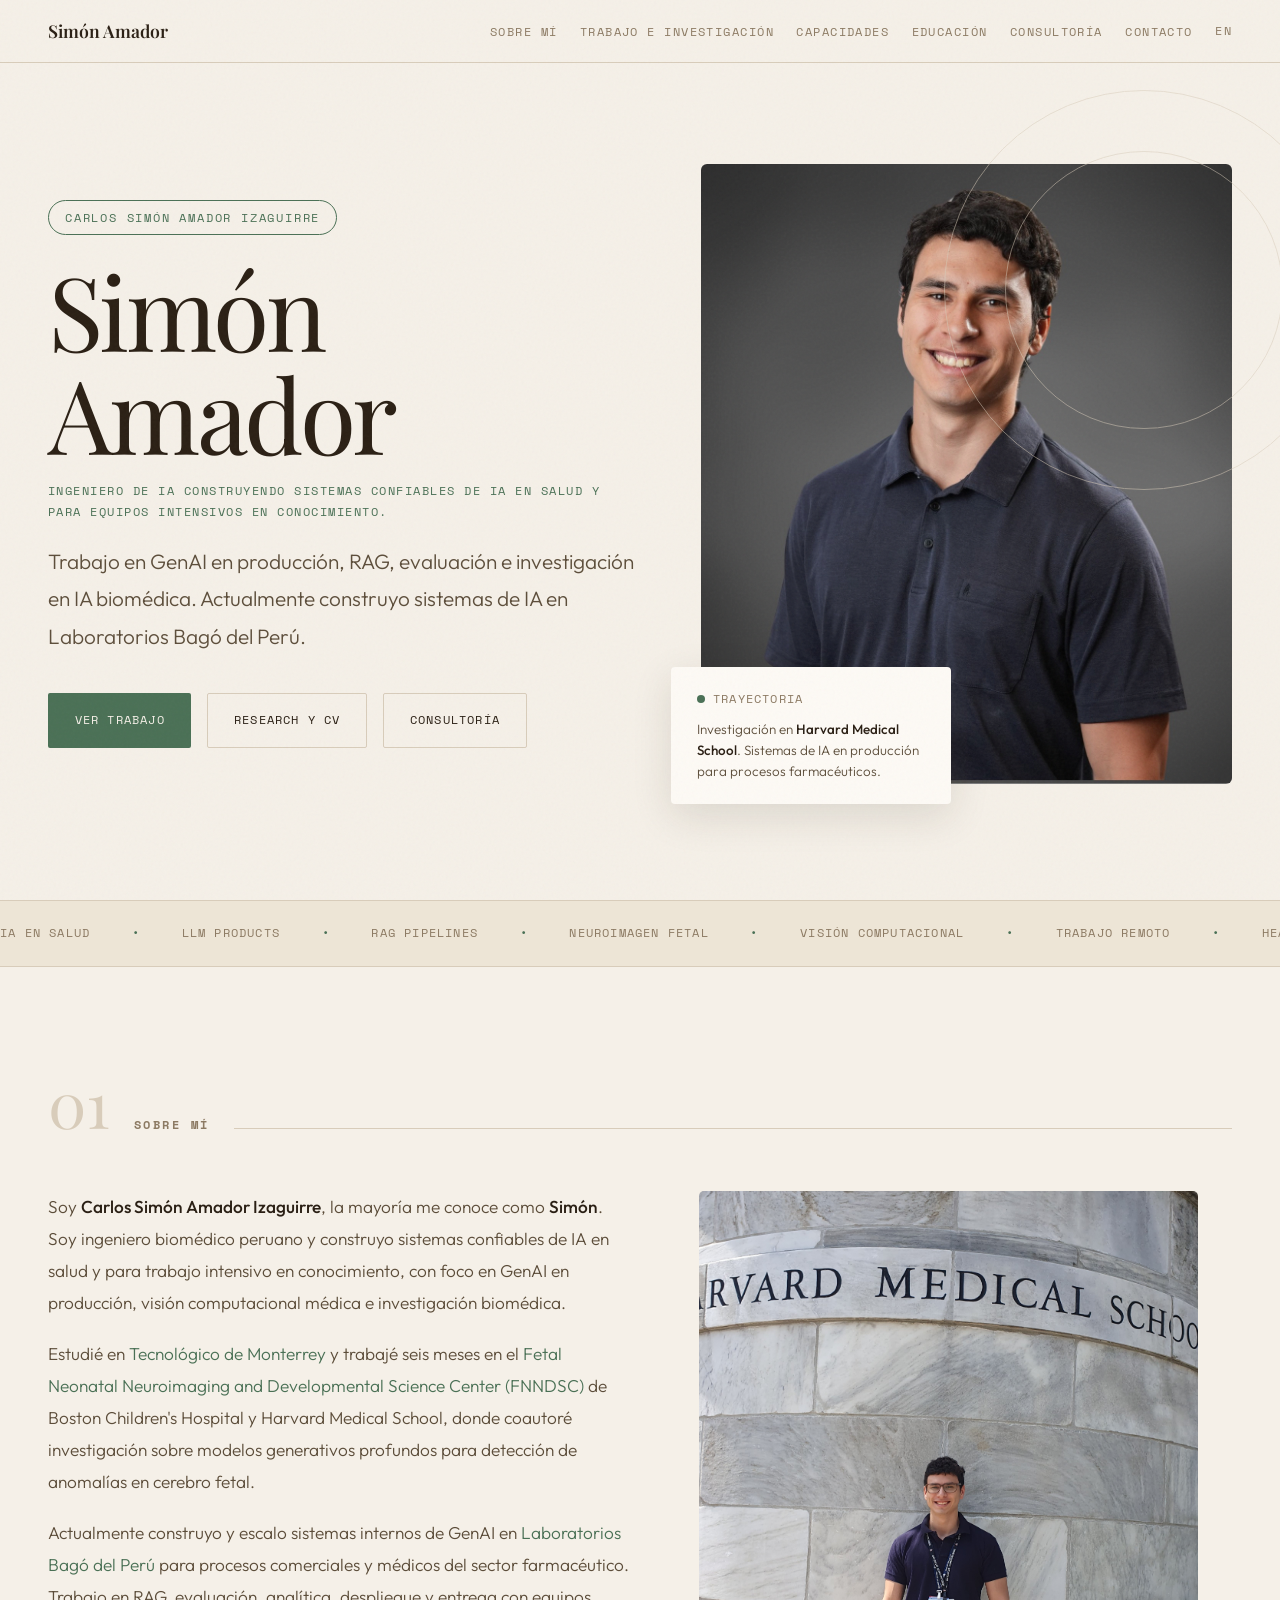
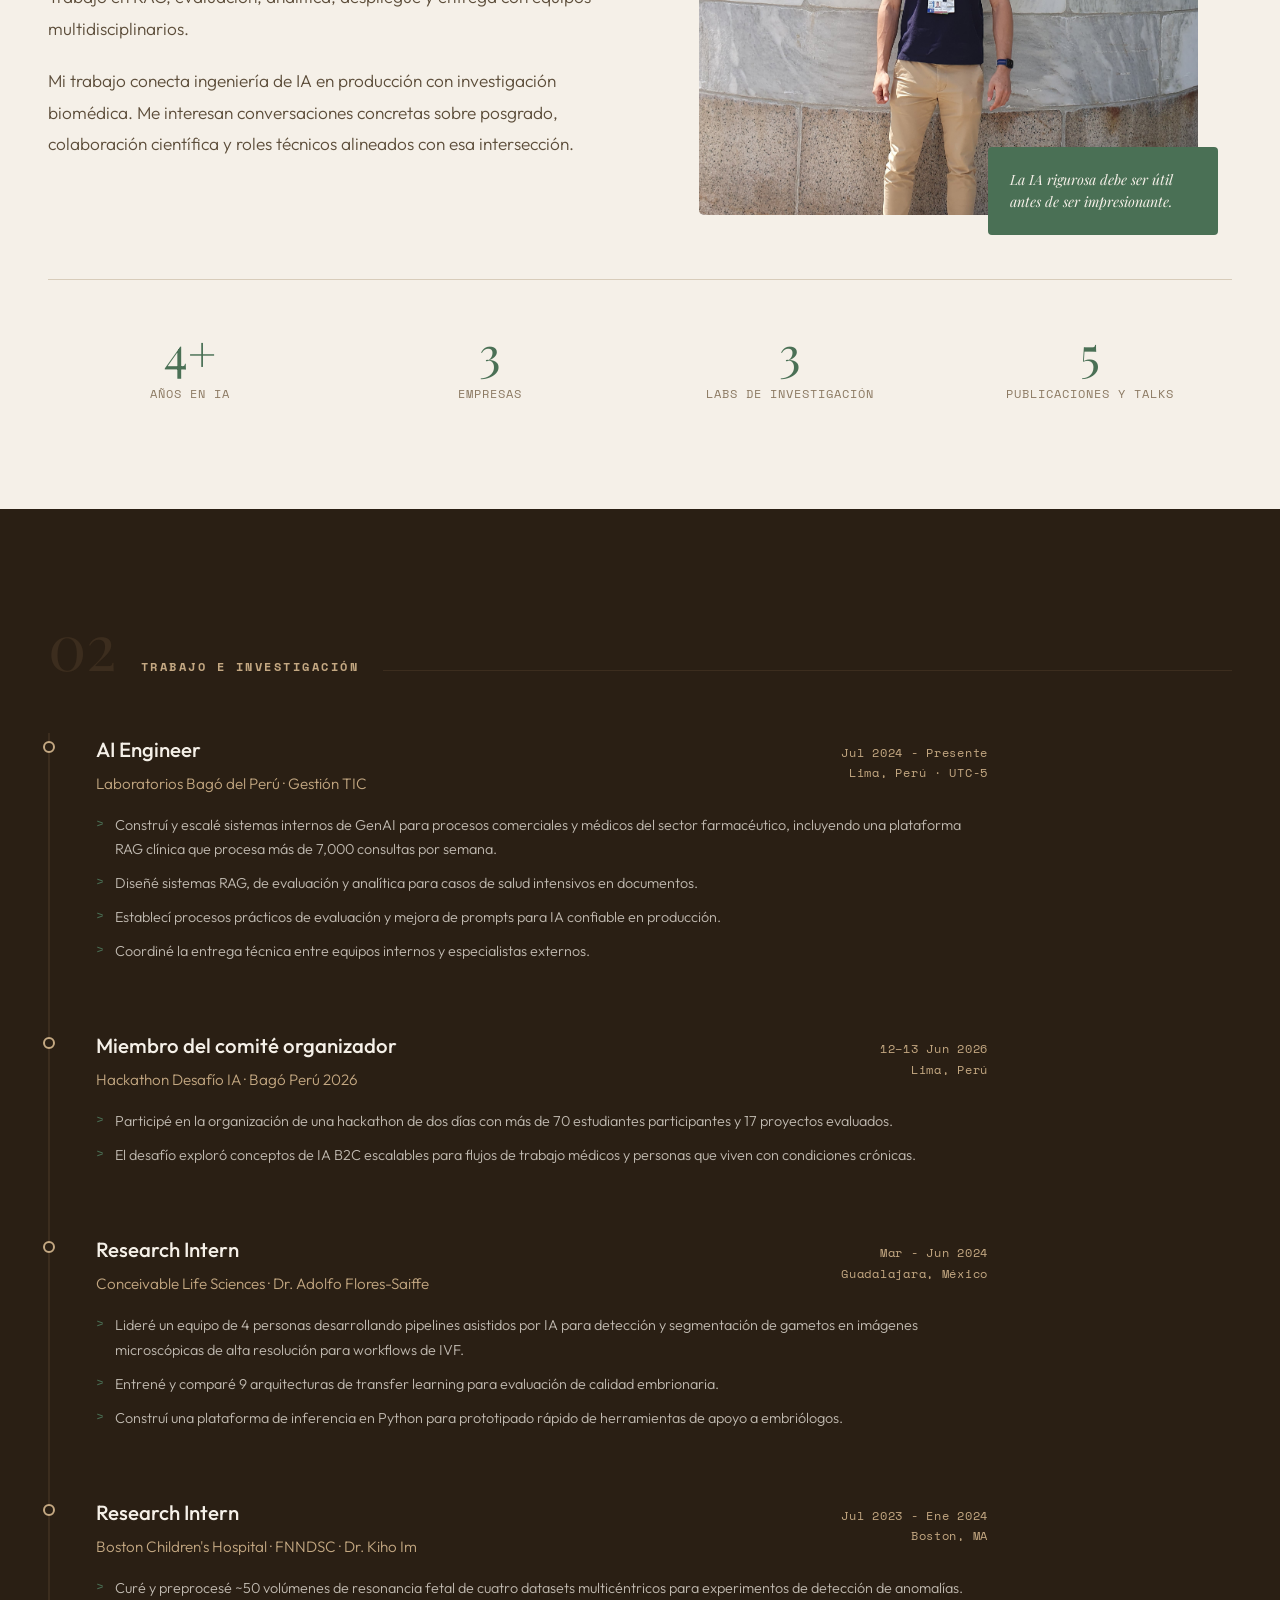
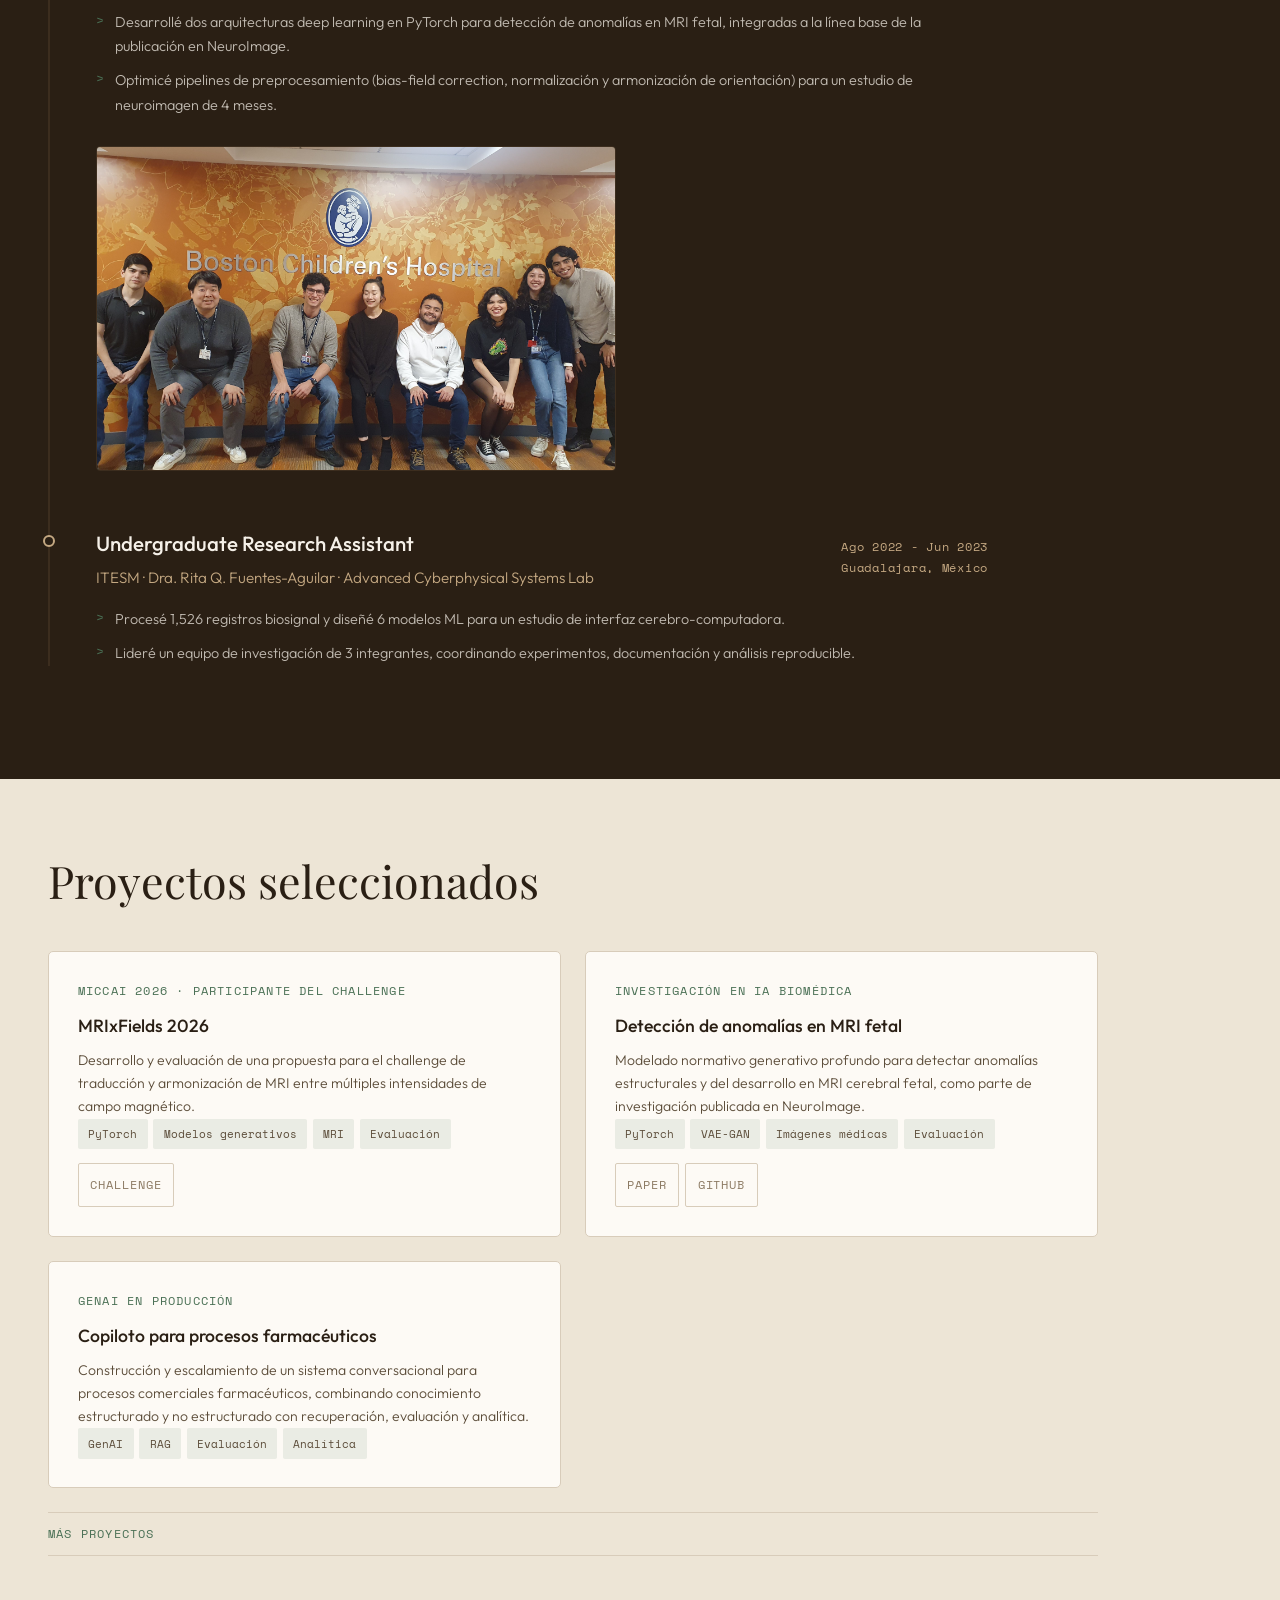
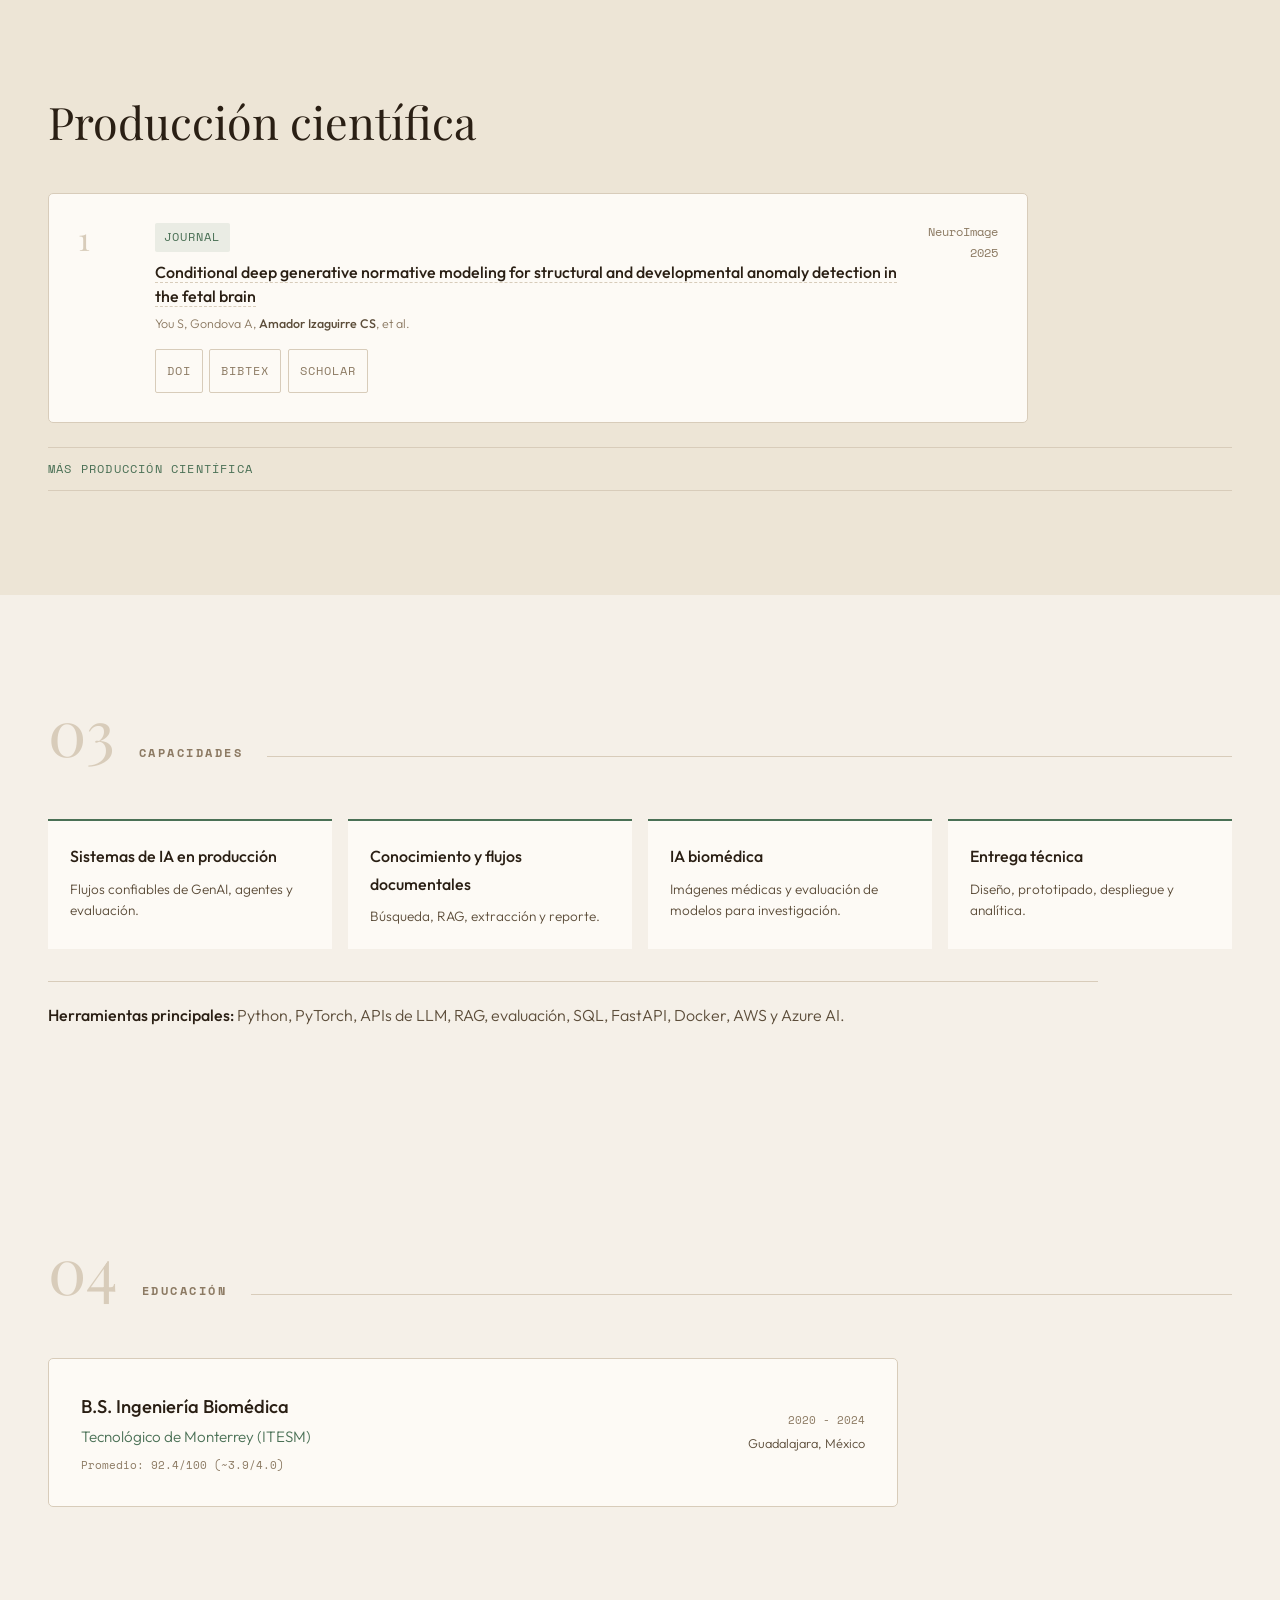
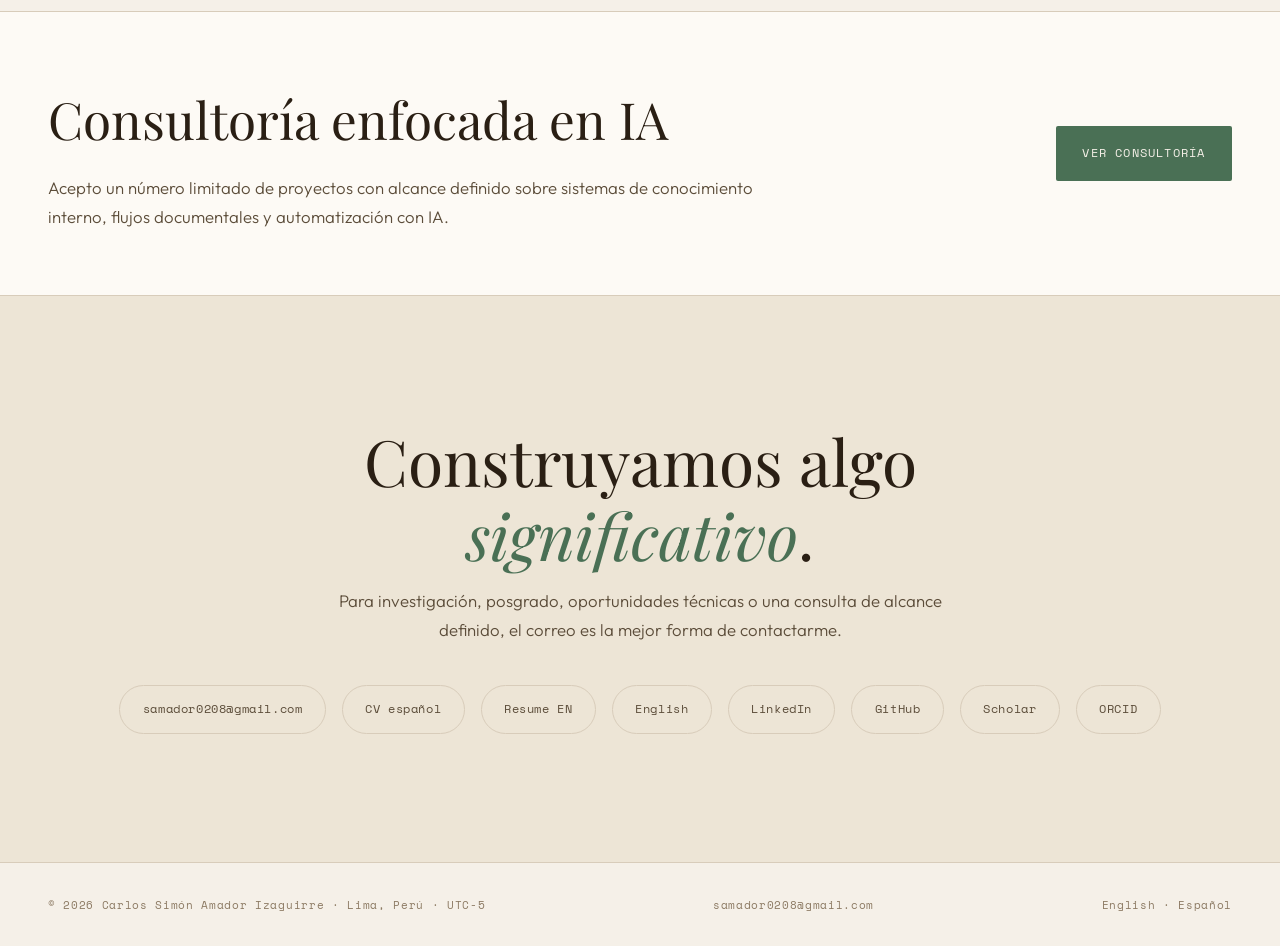
<file: es/index.html>
<!DOCTYPE html>
<html lang="es">
<head>
  <meta charset="UTF-8">
  <meta name="viewport" content="width=device-width, initial-scale=1.0">
  <title>Carlos Simón Amador Izaguirre · Ingeniero de IA e Investigador en IA Biomédica</title>
  <meta name="description" content="Carlos Simón Amador Izaguirre (Simón Amador), ingeniero de IA que construye sistemas confiables de IA en salud, e investigador en IA biomédica. Lima, Perú.">
  <meta name="author" content="Carlos Simón Amador Izaguirre">
  <link rel="canonical" href="https://simonamador.com/es/">
  <link rel="alternate" hreflang="en" href="https://simonamador.com/">
  <link rel="alternate" hreflang="es" href="https://simonamador.com/es/">
  <link rel="alternate" hreflang="x-default" href="https://simonamador.com/">
  <meta name="robots" content="index, follow, max-image-preview:large, max-snippet:-1">

  <meta property="og:type" content="profile">
  <meta property="og:locale" content="es_PE">
  <meta property="og:locale:alternate" content="en_US">
  <meta property="og:site_name" content="Carlos Simón Amador Izaguirre">
  <meta property="og:title" content="Carlos Simón Amador Izaguirre · Ingeniero de IA e Investigador en IA Biomédica">
  <meta property="og:description" content="Ingeniero de IA construyendo sistemas confiables de IA en salud. Investigador en IA biomédica y coautor en NeuroImage 2025.">
  <meta property="og:url" content="https://simonamador.com/es/">
  <meta property="og:image" content="https://simonamador.com/img/simon-amador-share-card.png">
  <meta property="og:image:width" content="1200">
  <meta property="og:image:height" content="630">
  <meta property="og:image:alt" content="Carlos Simón Amador Izaguirre - Ingeniero de IA e investigador en IA biomédica">

  <meta name="twitter:card" content="summary_large_image">
  <meta name="twitter:title" content="Carlos Simón Amador Izaguirre · Ingeniero de IA e Investigador en IA Biomédica">
  <meta name="twitter:description" content="Ingeniero de IA construyendo sistemas confiables de IA en salud. Investigador en IA biomédica y coautor en NeuroImage 2025.">
  <meta name="twitter:image" content="https://simonamador.com/img/simon-amador-share-card.png">
  <meta name="twitter:image:alt" content="Carlos Simón Amador Izaguirre">

  <link rel="icon" href="/favicon.ico" sizes="any">
  <link rel="icon" type="image/svg+xml" href="/favicon.svg">
  <link rel="apple-touch-icon" href="/apple-touch-icon.png">
  <link rel="manifest" href="/site.webmanifest">
  <meta name="theme-color" content="#C2532A">

  <link rel="preconnect" href="https://fonts.googleapis.com">
  <link rel="preconnect" href="https://fonts.gstatic.com" crossorigin>
  <link rel="preload" as="image" href="/img/simon-amador-headshot.jpg" fetchpriority="high">
  <link rel="stylesheet" href="https://fonts.googleapis.com/css2?family=Playfair+Display:ital,wght@0,400;0,600;1,400&family=Space+Mono:wght@400;700&family=Outfit:wght@300;400;500;600&display=swap">
  <link rel="stylesheet" href="/styles.css?v=20260729-1">

  <script type="application/ld+json">
  {
    "@context": "https://schema.org",
    "@type": "Person",
    "@id": "https://simonamador.com/#person",
    "name": "Carlos Simón Amador Izaguirre",
    "alternateName": [
      "Simón Amador",
      "Simon Amador",
      "Carlos Simón Amador",
      "Carlos Simon Amador",
      "Carlos Simon Amador Izaguirre",
      "C. S. Amador Izaguirre",
      "CS Amador Izaguirre"
    ],
    "givenName": "Carlos Simón",
    "additionalName": "Simón",
    "familyName": "Amador Izaguirre",
    "nationality": { "@type": "Country", "name": "Peru" },
    "address": {
      "@type": "PostalAddress",
      "addressLocality": "Lima",
      "addressCountry": "PE"
    },
    "email": "mailto:samador0208@gmail.com",
    "url": "https://simonamador.com/",
    "image": "https://simonamador.com/img/simon-amador-headshot.jpg",
    "jobTitle": "Ingeniero de Inteligencia Artificial",
    "description": "Ingeniero de IA e investigador en IA biomédica especializado en GenAI en producción, evaluación de sistemas RAG y deep learning para imágenes médicas. Actualmente construye sistemas de IA en Laboratorios Bagó del Perú; previamente contribuyó a investigación de resonancia fetal en Boston Children's Hospital / Harvard Medical School (FNNDSC).",
    "worksFor": {
      "@type": "Organization",
      "name": "Laboratorios Bagó del Perú",
      "url": "https://www.bago.com.pe/"
    },
    "alumniOf": [
      { "@type": "CollegeOrUniversity", "name": "Tecnológico de Monterrey", "url": "https://tec.mx" },
      { "@type": "Organization", "name": "Boston Children's Hospital - Fetal Neonatal Neuroimaging and Developmental Science Center (FNNDSC)", "url": "https://www.fnndsc.org/" },
      { "@type": "CollegeOrUniversity", "name": "Harvard Medical School", "url": "https://hms.harvard.edu" }
    ],
    "knowsAbout": [
      "Inteligencia Artificial",
      "Large Language Models",
      "Retrieval-Augmented Generation",
      "IA en salud",
      "IA biomédica",
      "Visión computacional médica",
      "Imágenes médicas",
      "Fetal MRI",
      "MLOps",
      "Biomedical Engineering"
    ],
    "knowsLanguage": [
      { "@type": "Language", "name": "Spanish", "alternateName": "es" },
      { "@type": "Language", "name": "English", "alternateName": "en" },
      { "@type": "Language", "name": "German", "alternateName": "de" }
    ],
    "sameAs": [
      "https://www.linkedin.com/in/simon-amador",
      "https://github.com/simonamador",
      "https://scholar.google.com/citations?hl=es&user=uiDl364AAAAJ",
      "https://orcid.org/0009-0006-7358-9786"
    ],
    "subjectOf": {
      "@type": "ScholarlyArticle",
      "name": "Conditional deep generative normative modeling for structural and developmental anomaly detection in the fetal brain",
      "author": "Carlos Simón Amador Izaguirre",
      "isPartOf": { "@type": "Periodical", "name": "NeuroImage" },
      "datePublished": "2025",
      "url": "https://doi.org/10.1016/j.neuroimage.2025.121442"
    }
  }
  </script>
</head>
<body class="home-page">
<a href="#main" class="skip-link">Saltar al contenido</a>
<nav aria-label="Navegación principal">
  <a class="logo" href="/es/" aria-label="Inicio de Simón Amador">Simón Amador</a>
  <ul class="nav-links">
    <li><a href="#about">Sobre mí</a></li>
    <li><a href="#work">Trabajo e investigación</a></li>
    <li><a href="#skills">Capacidades</a></li>
    <li><a href="#education">Educación</a></li>
    <li><a href="/es/consultoria/">Consultoría</a></li>
    <li><a href="#contact">Contacto</a></li>
    <li class="lang-switch"><a href="/" hreflang="en" lang="en">EN</a></li>
  </ul>
  <button class="hamburger" type="button" aria-label="Abrir menú" aria-expanded="false"><span></span><span></span><span></span></button>
</nav>

<main id="main">
  <section class="hero" id="home">
    <div class="hero-content">
      <span class="hero-eyebrow">Carlos Simón Amador Izaguirre</span>
      <h1>Simón Amador</h1>
      <p class="hero-role">Ingeniero de IA construyendo sistemas confiables de IA en salud y para equipos intensivos en conocimiento.</p>
      <p class="hero-subtitle">Trabajo en GenAI en producción, RAG, evaluación e investigación en IA biomédica. Actualmente construyo sistemas de IA en Laboratorios Bagó del Perú.</p>
      <div class="hero-cta">
        <a href="#projects" class="btn-primary">Ver trabajo</a>
        <a href="#research" class="btn-outline">Research y CV</a>
        <a href="/es/consultoria/" class="btn-outline">Consultoría</a>
      </div>
    </div>
    <div class="hero-visual" aria-label="Retrato de Simón Amador">
      <div class="hero-img-main">
        <img src="/img/simon-amador-headshot.jpg" width="4032" height="3024" alt="Carlos Simón Amador Izaguirre - Ingeniero de IA e investigador en IA biomédica" fetchpriority="high">
      </div>
      <div class="hero-float-card">
        <div class="float-badge"><div class="float-badge-dot"></div><div class="float-badge-label">Trayectoria</div></div>
        <div class="float-card-text">Investigación en <strong>Harvard Medical School</strong>. Sistemas de IA en producción para procesos farmacéuticos.</div>
      </div>
    </div>
    <div class="hero-deco" aria-hidden="true"></div>
  </section>

  <div class="marquee-wrap" aria-hidden="true"><div class="marquee">
    <span>IA en salud</span><span class="dot">•</span><span>LLM Products</span><span class="dot">•</span><span>RAG Pipelines</span><span class="dot">•</span><span>Neuroimagen fetal</span><span class="dot">•</span><span>Visión computacional</span><span class="dot">•</span><span>Trabajo remoto</span><span class="dot">•</span><span>Healthtech LATAM</span><span class="dot">•</span>
    <span>IA en salud</span><span class="dot">•</span><span>LLM Products</span><span class="dot">•</span><span>RAG Pipelines</span><span class="dot">•</span><span>Neuroimagen fetal</span><span class="dot">•</span><span>Visión computacional</span><span class="dot">•</span><span>Trabajo remoto</span><span class="dot">•</span><span>Healthtech LATAM</span><span class="dot">•</span>
  </div></div>

  <section class="about-section" id="about" aria-labelledby="about-title">
    <div class="section-header reveal"><span class="section-number">01</span><h2 class="section-title" id="about-title">Sobre mí</h2><div class="section-line"></div></div>
    <div class="about-grid">
      <div class="about-text-col reveal">
        <p>Soy <strong>Carlos Simón Amador Izaguirre</strong>, la mayoría me conoce como <strong>Simón</strong>. Soy ingeniero biomédico peruano y construyo sistemas confiables de IA en salud y para trabajo intensivo en conocimiento, con foco en GenAI en producción, visión computacional médica e investigación biomédica.</p>
        <p>Estudié en <a href="https://tec.mx" target="_blank" rel="noopener noreferrer">Tecnológico de Monterrey</a> y trabajé seis meses en el <a href="https://www.fnndsc.org/" target="_blank" rel="noopener noreferrer">Fetal Neonatal Neuroimaging and Developmental Science Center (FNNDSC)</a> de Boston Children's Hospital y Harvard Medical School, donde coautoré investigación sobre modelos generativos profundos para detección de anomalías en cerebro fetal.</p>
        <!-- TODO: confirm public approval for any future Bagó product metrics or integration details. -->
        <p>Actualmente construyo y escalo sistemas internos de GenAI en <a href="https://www.bago.com.pe/" target="_blank" rel="noopener noreferrer">Laboratorios Bagó del Perú</a> para procesos comerciales y médicos del sector farmacéutico. Trabajo en RAG, evaluación, analítica, despliegue y entrega con equipos multidisciplinarios.</p>
        <p>Mi trabajo conecta ingeniería de IA en producción con investigación biomédica. Me interesan conversaciones concretas sobre posgrado, colaboración científica y roles técnicos alineados con esa intersección.</p>
      </div>
      <div class="about-img-col reveal reveal-delay-2">
        <div class="about-img"><img src="/img/simon-amador-harvard-medical-school.jpg" width="4032" height="3024" loading="lazy" alt="Simón Amador en Boston Children's Hospital / Harvard Medical School"></div>
        <div class="about-accent-box"><div class="quote">La IA rigurosa debe ser útil antes de ser impresionante.</div></div>
      </div>
    </div>
    <div class="stats-bar reveal" aria-label="Resumen de perfil">
      <div class="stat-item"><div class="stat-num">4+</div><div class="stat-label">Años en IA</div></div>
      <div class="stat-item"><div class="stat-num">3</div><div class="stat-label">Empresas</div></div>
      <div class="stat-item"><div class="stat-num">3</div><div class="stat-label">Labs de investigación</div></div>
      <div class="stat-item"><div class="stat-num">5</div><div class="stat-label">Publicaciones y talks</div></div>
    </div>
  </section>

  <section class="pub-section" id="research" aria-labelledby="research-title">
    <div class="subsection-header reveal"><h2 id="research-title">Producción científica</h2></div>
    <div class="pub-grid">
      <article class="pub-card reveal"><div class="pub-index">1</div><div><span class="pub-type-badge">Journal</span><h3 class="pub-title-text"><a href="https://doi.org/10.1016/j.neuroimage.2025.121442" target="_blank" rel="noopener noreferrer">Conditional deep generative normative modeling for structural and developmental anomaly detection in the fetal brain</a></h3><div class="pub-authors">You S, Gondova A, <strong>Amador Izaguirre CS</strong>, et al.</div><div class="pub-links"><a href="https://doi.org/10.1016/j.neuroimage.2025.121442" target="_blank" rel="noopener noreferrer">DOI</a><a href="/cv/bibtex-placeholder.txt">BibTeX</a><a href="https://scholar.google.com/citations?hl=es&user=uiDl364AAAAJ" target="_blank" rel="noopener noreferrer">Scholar</a></div></div><div class="pub-venue">NeuroImage<br>2025</div></article>
    </div>
    <details class="more-research"><summary>Más producción científica</summary><div class="pub-grid">
      <article class="pub-card reveal reveal-delay-1"><div class="pub-index">2</div><div><span class="pub-type-badge">Presentación</span><h3 class="pub-title-text">Conditional deep generative normative modeling for structural and developmental anomaly detection in the fetal brain</h3><div class="pub-authors">You S, <strong>Amador Izaguirre CS</strong>, Tafoya-Milo G, et al.</div><div class="pub-links"><a href="/cv/bibtex-placeholder.txt">BibTeX</a><a href="https://scholar.google.com/citations?hl=es&user=uiDl364AAAAJ" target="_blank" rel="noopener noreferrer">Scholar</a></div></div><div class="pub-venue">ISMRM<br>2025</div></article>
      <article class="pub-card reveal"><div class="pub-index">3</div><div><span class="pub-type-badge">Poster</span><h3 class="pub-title-text">Deep generative anomaly detection for structural anomalies in fetal brain with ventriculomegaly</h3><div class="pub-authors">You S, <strong>Amador Izaguirre CS</strong>, Jeong S, et al.</div><div class="pub-links"><a href="/cv/bibtex-placeholder.txt">BibTeX</a><a href="https://scholar.google.com/citations?hl=es&user=uiDl364AAAAJ" target="_blank" rel="noopener noreferrer">Scholar</a></div></div><div class="pub-venue">OHBM<br>2024</div></article>
      <article class="pub-card reveal reveal-delay-1"><div class="pub-index">4</div><div><span class="pub-type-badge">Symposium</span><h3 class="pub-title-text">GA-informed VAE-GAN anomaly detection for fetal MRI</h3><div class="pub-authors">You S, Tafoya-Milo G, <strong>Amador Izaguirre CS</strong>, et al.</div><div class="pub-links"><a href="/cv/bibtex-placeholder.txt">BibTeX</a><a href="https://scholar.google.com/citations?hl=es&user=uiDl364AAAAJ" target="_blank" rel="noopener noreferrer">Scholar</a></div></div><div class="pub-venue">FNNDSC<br>2024</div></article>
      <article class="pub-card reveal"><div class="pub-index">5</div><div><span class="pub-type-badge">Poster</span><h3 class="pub-title-text">Covariate-conditioned fetal MRI anomaly detection</h3><div class="pub-authors">You S, Tafoya-Milo G, <strong>Amador Izaguirre CS</strong>, et al.</div><div class="pub-links"><a href="/cv/bibtex-placeholder.txt">BibTeX</a><a href="https://scholar.google.com/citations?hl=es&user=uiDl364AAAAJ" target="_blank" rel="noopener noreferrer">Scholar</a></div></div><div class="pub-venue">MIT-MGB<br>AI Cures 2024</div></article>
    </div>
    <div class="research-visuals reveal">
      <figure class="research-fig"><img src="/img/fetal-mri-vae-gan-architecture.jpg" width="3167" height="1655" loading="lazy" alt="Arquitectura del modelo condicional VAE-GAN para resonancia fetal"><figcaption class="research-fig-caption">Arquitectura - Conditional VAE-GAN</figcaption></figure>
      <figure class="research-fig"><img src="/img/fetal-mri-anomaly-detection-results.jpg" width="3417" height="2182" loading="lazy" alt="Resultados de detección de anomalías en resonancia de cerebro fetal"><figcaption class="research-fig-caption">Resultados - NeuroImage 2025</figcaption></figure>
    </div>
  </section>

  <section class="exp-section" id="work" aria-labelledby="experience-title">
    <div class="section-header reveal"><span class="section-number">02</span><h2 class="section-title" id="experience-title">Trabajo e investigación</h2><div class="section-line"></div></div>
    <div class="exp-timeline">
      <!-- TODO: confirm public approval before restoring any Bagó metrics, targets, projections, or named integrations. -->
      <article class="exp-entry reveal"><div class="exp-entry-header"><div><h3 class="exp-role">AI Engineer</h3><div class="exp-org"><a href="https://www.bago.com.pe/" target="_blank" rel="noopener noreferrer">Laboratorios Bagó del Perú</a> · Gestión TIC</div></div><div class="exp-date-loc">Jul 2024 - Presente<br>Lima, Perú · UTC-5</div></div><ul class="exp-bullets"><li>Construí y escalé sistemas internos de GenAI para procesos comerciales y médicos del sector farmacéutico, incluyendo una plataforma RAG clínica que procesa más de 7,000 consultas por semana.</li><li>Diseñé sistemas RAG, de evaluación y analítica para casos de salud intensivos en documentos.</li><li>Establecí procesos prácticos de evaluación y mejora de prompts para IA confiable en producción.</li><li>Coordiné la entrega técnica entre equipos internos y especialistas externos.</li></ul></article>
      <!-- TODO: confirm public approval for Hackathon Desafío IA Bagó Perú 2026 participation metrics and wording. -->
      <article class="exp-entry reveal"><div class="exp-entry-header"><div><h3 class="exp-role">Miembro del comité organizador</h3><div class="exp-org">Hackathon Desafío IA · Bagó Perú 2026</div></div><div class="exp-date-loc">12–13 Jun 2026<br>Lima, Perú</div></div><ul class="exp-bullets"><li>Participé en la organización de una hackathon de dos días con más de 70 estudiantes participantes y 17 proyectos evaluados.</li><li>El desafío exploró conceptos de IA B2C escalables para flujos de trabajo médicos y personas que viven con condiciones crónicas.</li></ul></article>
      <article class="exp-entry reveal"><div class="exp-entry-header"><div><h3 class="exp-role">Research Intern</h3><div class="exp-org"><a href="https://www.conceivable.life" target="_blank" rel="noopener noreferrer">Conceivable Life Sciences</a> · Dr. Adolfo Flores-Saiffe</div></div><div class="exp-date-loc">Mar - Jun 2024<br>Guadalajara, México</div></div><ul class="exp-bullets"><li>Lideré un equipo de 4 personas desarrollando pipelines asistidos por IA para detección y segmentación de gametos en imágenes microscópicas de alta resolución para workflows de IVF.</li><li>Entrené y comparé 9 arquitecturas de transfer learning para evaluación de calidad embrionaria.</li><li>Construí una plataforma de inferencia en Python para prototipado rápido de herramientas de apoyo a embriólogos.</li></ul></article>
      <article class="exp-entry reveal"><div class="exp-entry-header"><div><h3 class="exp-role">Research Intern</h3><div class="exp-org"><a href="https://www.childrenshospital.org" target="_blank" rel="noopener noreferrer">Boston Children's Hospital</a> · <a href="https://www.fnndsc.org/" target="_blank" rel="noopener noreferrer">FNNDSC</a> · Dr. Kiho Im</div></div><div class="exp-date-loc">Jul 2023 - Ene 2024<br>Boston, MA</div></div><ul class="exp-bullets"><li>Curé y preprocesé ~50 volúmenes de resonancia fetal de cuatro datasets multicéntricos para experimentos de detección de anomalías.</li><li>Desarrollé dos arquitecturas deep learning en PyTorch para detección de anomalías en MRI fetal, integradas a la línea base de la publicación en NeuroImage.</li><li>Optimicé pipelines de preprocesamiento (bias-field correction, normalización y armonización de orientación) para un estudio de neuroimagen de 4 meses.</li></ul><div class="exp-photos"><div class="exp-photo"><img src="/img/simon-amador-fnndsc-team.jpg" width="4032" height="3024" loading="lazy" alt="Equipo FNNDSC en Boston Children's Hospital con Simón Amador"></div></div></article>
      <article class="exp-entry reveal"><div class="exp-entry-header"><div><h3 class="exp-role">Undergraduate Research Assistant</h3><div class="exp-org"><a href="https://tec.mx" target="_blank" rel="noopener noreferrer">ITESM</a> · Dra. Rita Q. Fuentes-Aguilar · Advanced Cyberphysical Systems Lab</div></div><div class="exp-date-loc">Ago 2022 - Jun 2023<br>Guadalajara, México</div></div><ul class="exp-bullets"><li>Procesé 1,526 registros biosignal y diseñé 6 modelos ML para un estudio de interfaz cerebro-computadora.</li><li>Lideré un equipo de investigación de 3 integrantes, coordinando experimentos, documentación y análisis reproducible.</li></ul></article>
    </div>
  </section>

  <section class="skills-section" id="skills" aria-labelledby="skills-title">
    <div class="section-header reveal"><span class="section-number">03</span><h2 class="section-title" id="skills-title">Capacidades</h2><div class="section-line"></div></div>
    <div class="capabilities-summary" aria-label="Capacidades principales">
      <article><h3>Sistemas de IA en producción</h3><p>Flujos confiables de GenAI, agentes y evaluación.</p></article>
      <article><h3>Conocimiento y flujos documentales</h3><p>Búsqueda, RAG, extracción y reporte.</p></article>
      <article><h3>IA biomédica</h3><p>Imágenes médicas y evaluación de modelos para investigación.</p></article>
      <article><h3>Entrega técnica</h3><p>Diseño, prototipado, despliegue y analítica.</p></article>
    </div>
    </details>
    <p class="toolkit-line"><strong>Herramientas principales:</strong> Python, PyTorch, APIs de LLM, RAG, evaluación, SQL, FastAPI, Docker, AWS y Azure AI.</p>
  </section>

  <section class="projects-section" id="projects" aria-labelledby="projects-title">
    <div class="subsection-header reveal"><h2 id="projects-title">Proyectos seleccionados</h2></div>
    <div class="projects-grid">
      <article class="project-card reveal"><div class="project-body"><div class="project-tag-label">MICCAI 2026 · Participante del challenge</div><h3 class="project-name">MRIxFields 2026</h3><p class="project-desc">Desarrollo y evaluación de una propuesta para el challenge de traducción y armonización de MRI entre múltiples intensidades de campo magnético.</p><div class="project-tech"><span>PyTorch</span><span>Modelos generativos</span><span>MRI</span><span>Evaluación</span></div><div class="project-links"><a href="https://github.com/MRIxFields/MRIxFields2026" target="_blank" rel="noopener noreferrer">Challenge</a></div></div></article>
      <article class="project-card reveal"><div class="project-body"><div class="project-tag-label">Investigación en IA biomédica</div><h3 class="project-name">Detección de anomalías en MRI fetal</h3><p class="project-desc">Modelado normativo generativo profundo para detectar anomalías estructurales y del desarrollo en MRI cerebral fetal, como parte de investigación publicada en NeuroImage.</p><div class="project-tech"><span>PyTorch</span><span>VAE-GAN</span><span>Imágenes médicas</span><span>Evaluación</span></div><div class="project-links"><a href="https://doi.org/10.1016/j.neuroimage.2025.121442" target="_blank" rel="noopener noreferrer">Paper</a><a href="https://github.com/simonamador/Anomaly-Detection" target="_blank" rel="noopener noreferrer">GitHub</a></div></div></article>
      <!-- TODO: confirm public approval for the high-level description of this employer project. -->
      <article class="project-card reveal"><div class="project-body"><div class="project-tag-label">GenAI en producción</div><h3 class="project-name">Copiloto para procesos farmacéuticos</h3><p class="project-desc">Construcción y escalamiento de un sistema conversacional para procesos comerciales farmacéuticos, combinando conocimiento estructurado y no estructurado con recuperación, evaluación y analítica.</p><div class="project-tech"><span>GenAI</span><span>RAG</span><span>Evaluación</span><span>Analítica</span></div></div></article>
      <details class="more-projects"><summary>Más proyectos</summary><div class="projects-grid">
      <article class="project-card reveal"><div class="project-body"><div class="project-tag-label">Flujos de conocimiento</div><h3 class="project-name">RAG para procesos de salud</h3><p class="project-desc">Diseño de patrones de recuperación, evaluación y analítica para flujos confiables e intensivos en documentos.</p><div class="project-tech"><span>RAG</span><span>Búsqueda</span><span>Evaluación</span><span>LLM</span></div></div></article>
      <article class="project-card reveal reveal-delay-1"><div class="project-body"><div class="project-tag-label">Infraestructura de identidad sintética</div><h3 class="project-name">personalab</h3><p class="project-desc">Infraestructura de identidad sintética de nivel producción que mantiene consistencia facial usando embeddings, landmarks geométricos y seguimiento de deriva longitudinal.</p><div class="project-tech"><span>Python</span><span>Embeddings</span><span>Visión computacional</span><span>Data sintética</span></div><div class="project-links"><a href="https://github.com/simonamador/personalab" target="_blank" rel="noopener noreferrer">GitHub</a></div></div></article>
      <article class="project-card reveal"><div class="project-body"><div class="project-tag-label">Asistente IA tipo startup · 2024</div><h3 class="project-name">Baan</h3><p class="project-desc">Proyecto independiente de asistente IA enfocado en flujos prácticos de salud, descubrimiento de producto y experiencia de usuario para herramientas conversacionales.</p><div class="project-tech"><span>LLM</span><span>Assistant UX</span><span>IA en salud</span></div></div></article>
      <article class="project-card reveal reveal-delay-1"><div class="project-body"><div class="project-tag-label">Asistencia visual IVF</div><h3 class="project-name">gasparin</h3><p class="project-desc">Aplicación Django para un dispositivo médico de asistencia visual en fertilización in vitro, orientada a flujos clínicos de análisis de embriones y gametos.</p><div class="project-tech"><span>Python</span><span>Django</span><span>Visión computacional</span><span>IVF</span></div><div class="project-links"><a href="https://github.com/simonamador/gasparin" target="_blank" rel="noopener noreferrer">GitHub</a></div></div></article>
      <article class="project-card reveal reveal-delay-1"><div class="project-body"><div class="project-tag-label">Investigación en señales</div><h3 class="project-name">BinauralBeatsResearch</h3><p class="project-desc">Proyecto de investigación en MATLAB para analizar binaural beats y patrones de estimulación auditiva en experimentos de neurociencia.</p><div class="project-tech"><span>MATLAB</span><span>Neurociencia</span><span>Procesamiento de señales</span></div><div class="project-links"><a href="https://github.com/simonamador/BinauralBeatsResearch" target="_blank" rel="noopener noreferrer">GitHub</a></div></div></article>
      <article class="project-card reveal"><div class="project-body"><div class="project-tag-label">Procesamiento de imágenes CT</div><h3 class="project-name">Visible-light CT Image Processing</h3><p class="project-desc">Experimentos de procesamiento de imágenes para datos de CT con luz visible, enfocados en reconstrucción y análisis para imágenes biomédicas.</p><div class="project-tech"><span>MATLAB</span><span>Procesamiento de imágenes</span><span>CT</span><span>Imágenes biomédicas</span></div><div class="project-links"><a href="https://github.com/simonamador/Visible-light_CT_image_processing" target="_blank" rel="noopener noreferrer">GitHub</a></div></div></article>
      <article class="project-card reveal reveal-delay-1"><div class="project-body"><div class="project-tag-label">Interfaz cerebro-computadora</div><h3 class="project-name">EEG Channel Selection Algorithm</h3><p class="project-desc">Proyecto en Jupyter Notebook para selección de canales EEG, útil para extracción de características y desarrollo de modelos en investigación BCI.</p><div class="project-tech"><span>Jupyter Notebook</span><span>EEG</span><span>BCI</span><span>Selección de features</span></div><div class="project-links"><a href="https://github.com/simonamador/EEG-Channel-Selection-Algorithm" target="_blank" rel="noopener noreferrer">GitHub</a></div></div></article>
      </div></details>
    </div>
  </section>

  <section class="edu-section" id="education" aria-labelledby="education-title">
    <div class="section-header reveal"><span class="section-number">04</span><h2 class="section-title" id="education-title">Educación</h2><div class="section-line"></div></div>
    <div class="edu-grid"><article class="edu-card reveal"><div><h3 class="edu-degree">B.S. Ingeniería Biomédica</h3><div class="edu-school"><a href="https://tec.mx" target="_blank" rel="noopener noreferrer">Tecnológico de Monterrey (ITESM)</a></div><div class="edu-meta">Promedio: 92.4/100 (~3.9/4.0)</div></div><div class="edu-right"><div class="edu-years">2020 - 2024</div><div class="edu-loc">Guadalajara, México</div></div></article></div>
  </section>

  <section class="consulting-strip" aria-labelledby="consulting-strip-title">
    <div><h2 id="consulting-strip-title">Consultoría enfocada en IA</h2><p>Acepto un número limitado de proyectos con alcance definido sobre sistemas de conocimiento interno, flujos documentales y automatización con IA.</p></div>
    <a href="/es/consultoria/" class="btn-primary">Ver consultoría</a>
  </section>

  <section class="contact-section" id="contact" aria-labelledby="contact-title">
    <h2 class="contact-headline reveal" id="contact-title">Construyamos algo<br><span class="italic">significativo</span>.</h2>
    <p class="contact-sub reveal reveal-delay-1">Para investigación, posgrado, oportunidades técnicas o una consulta de alcance definido, el correo es la mejor forma de contactarme.</p>
    <div class="contact-btns reveal reveal-delay-2">
      <a href="mailto:samador0208@gmail.com" class="contact-pill">samador0208@gmail.com</a>
      <a href="/cv/carlos-simon-amador-resume-es.pdf" class="contact-pill">CV español</a>
      <a href="/cv/carlos-simon-amador-resume-en.pdf" class="contact-pill">Resume EN</a>
      <a href="/" class="contact-pill" hreflang="en">English</a>
      <a href="https://linkedin.com/in/simon-amador" class="contact-pill" target="_blank" rel="noopener noreferrer">LinkedIn</a>
      <a href="https://github.com/simonamador" class="contact-pill" target="_blank" rel="noopener noreferrer">GitHub</a>
      <a href="https://scholar.google.com/citations?hl=es&user=uiDl364AAAAJ" class="contact-pill" target="_blank" rel="noopener noreferrer">Scholar</a>
      <a href="https://orcid.org/0009-0006-7358-9786" class="contact-pill" target="_blank" rel="noopener noreferrer">ORCID</a>
    </div>
  </section>
</main>

<footer>
  <span>© 2026 Carlos Simón Amador Izaguirre · Lima, Perú · UTC-5</span>
  <span><a href="mailto:samador0208@gmail.com">samador0208@gmail.com</a></span>
  <span><a href="/" hreflang="en" lang="en">English</a> · <a href="/es/">Español</a></span>
</footer>

<script>
const revealObserver = new IntersectionObserver(entries => entries.forEach(entry => {
  if (entry.isIntersecting) entry.target.classList.add("visible");
}), { threshold: 0.08, rootMargin: "0px 0px -40px 0px" });
document.querySelectorAll(".reveal").forEach(el => revealObserver.observe(el));

const navToggle = document.querySelector(".hamburger");
const navLinks = document.querySelector(".nav-links");
navToggle?.addEventListener("click", () => {
  const isOpen = navLinks.classList.toggle("show");
  navToggle.setAttribute("aria-expanded", String(isOpen));
});

const sections = document.querySelectorAll("main section[id]");
const links = document.querySelectorAll(".nav-links a[href^='#']");
window.addEventListener("scroll", () => {
  let current = "";
  sections.forEach(section => {
    if (window.scrollY + 130 >= section.offsetTop) current = section.id;
  });
  links.forEach(link => link.classList.toggle("active", link.getAttribute("href") === "#" + current));
});
document.querySelectorAll(".nav-links a").forEach(link => link.addEventListener("click", () => navLinks.classList.remove("show")));
</script>
</body>
</html>
</file>
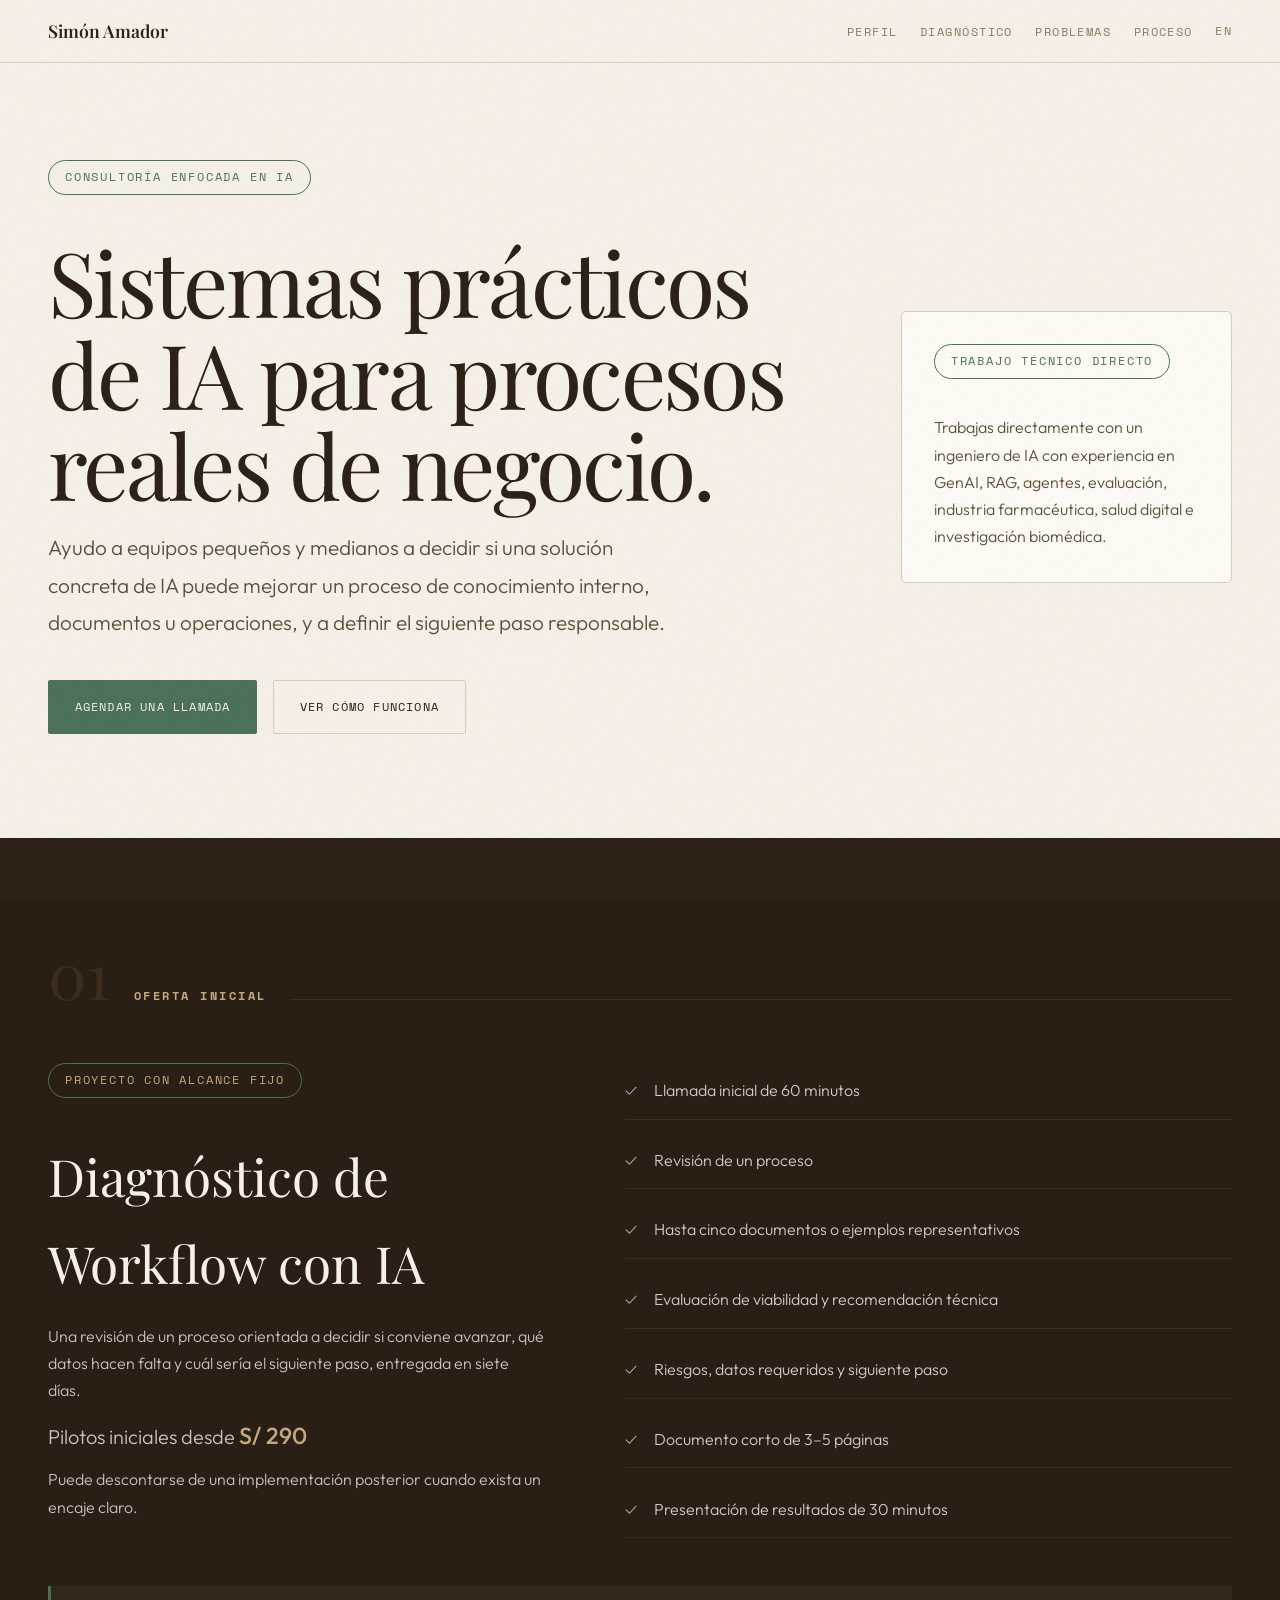
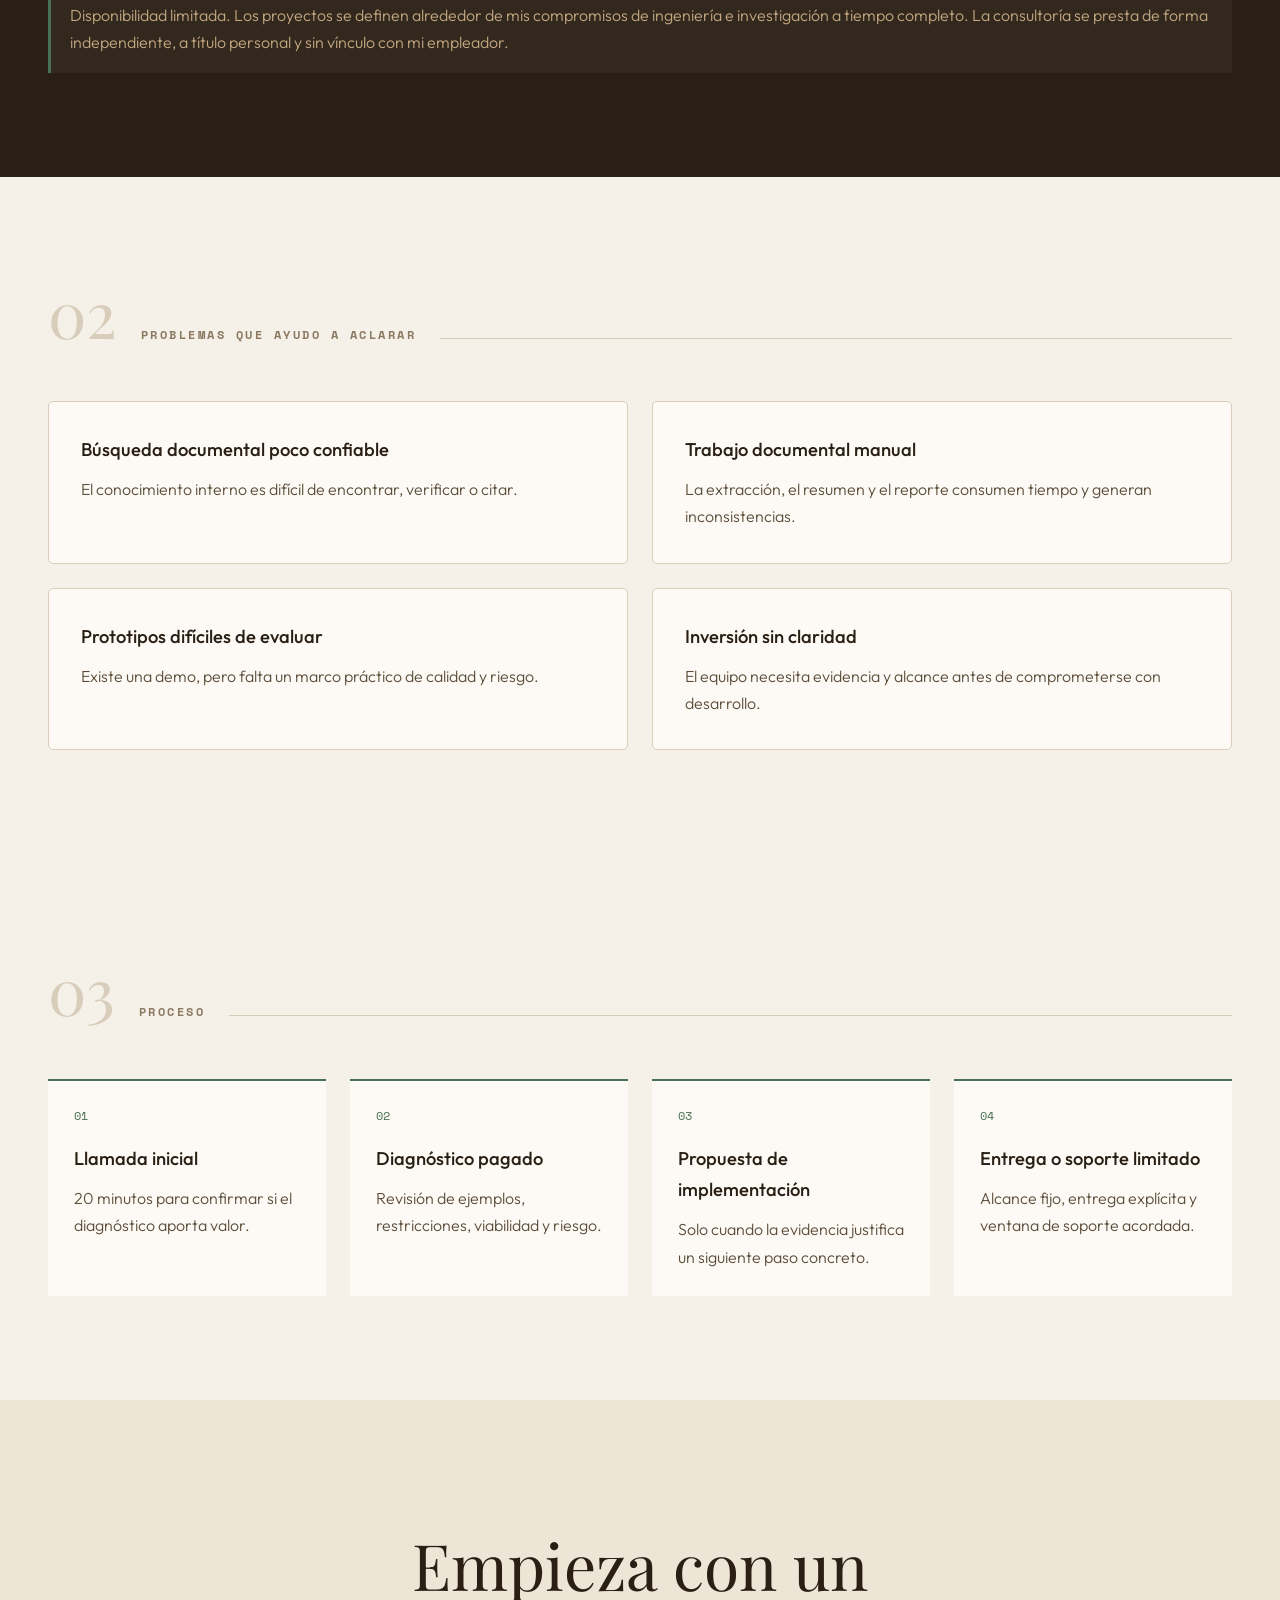
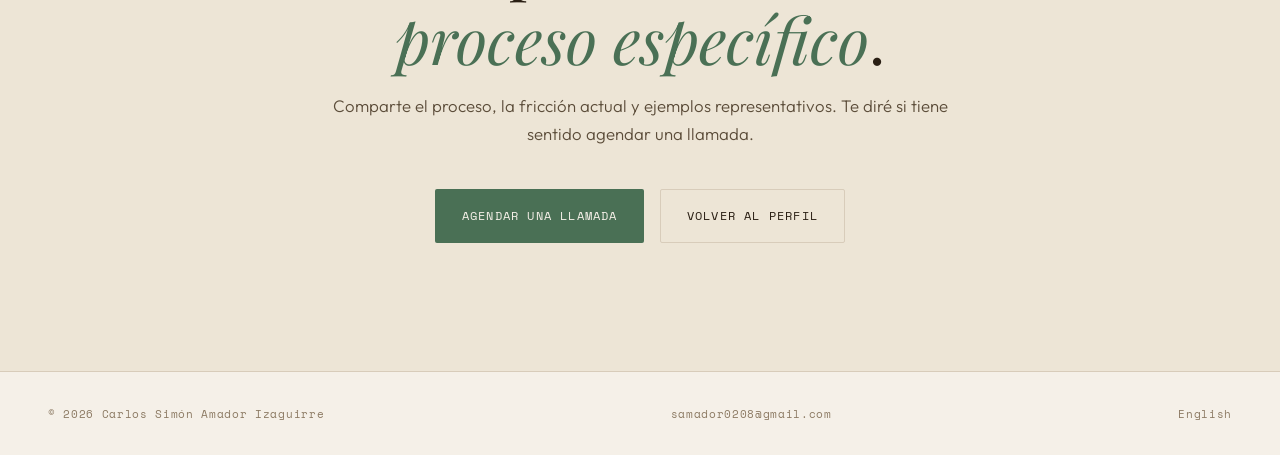
<file: es/consultoria/index.html>
<!DOCTYPE html>
<html lang="es">
<head>
  <meta charset="UTF-8"><meta name="viewport" content="width=device-width, initial-scale=1.0">
  <title>Consultoría enfocada en IA · Simón Amador</title><meta name="description" content="Consultoría enfocada en IA para conocimiento interno, flujos documentales y automatización práctica. Empieza con un Diagnóstico de Workflow con IA.">
  <link rel="canonical" href="https://simonamador.com/es/consultoria/"><link rel="alternate" hreflang="en" href="https://simonamador.com/consulting/"><link rel="alternate" hreflang="es" href="https://simonamador.com/es/consultoria/"><link rel="alternate" hreflang="x-default" href="https://simonamador.com/consulting/"><meta name="robots" content="index, follow, max-image-preview:large">
  <meta property="og:type" content="website"><meta property="og:locale" content="es_PE"><meta property="og:locale:alternate" content="en_US"><meta property="og:site_name" content="Simón Amador"><meta property="og:title" content="Consultoría enfocada en IA · Simón Amador"><meta property="og:description" content="Sistemas prácticos de IA para conocimiento interno, documentos y procesos operativos."><meta property="og:url" content="https://simonamador.com/es/consultoria/"><meta property="og:image" content="https://simonamador.com/img/simon-amador-share-card.png"><meta property="og:image:alt" content="Simón Amador, ingeniero de IA">
  <meta name="twitter:card" content="summary_large_image"><meta name="twitter:title" content="Consultoría enfocada en IA · Simón Amador"><meta name="twitter:description" content="Sistemas prácticos de IA para procesos reales de negocio."><meta name="twitter:image" content="https://simonamador.com/img/simon-amador-share-card.png">
  <link rel="icon" href="/favicon.ico" sizes="any"><link rel="icon" type="image/svg+xml" href="/favicon.svg"><link rel="apple-touch-icon" href="/apple-touch-icon.png"><link rel="manifest" href="/site.webmanifest"><meta name="theme-color" content="#C2532A">
  <link rel="preconnect" href="https://fonts.googleapis.com"><link rel="preconnect" href="https://fonts.gstatic.com" crossorigin><link rel="stylesheet" href="https://fonts.googleapis.com/css2?family=Playfair+Display:ital,wght@0,400;0,600;1,400&family=Space+Mono:wght@400;700&family=Outfit:wght@300;400;500;600&display=swap"><link rel="stylesheet" href="/styles.css?v=20260729-1">
  <script type="application/ld+json">{"@context":"https://schema.org","@type":"Service","@id":"https://simonamador.com/es/consultoria/#service","name":"Diagnóstico de Workflow con IA","description":"Diagnóstico con alcance fijo para procesos de conocimiento interno, documentos y operaciones.","url":"https://simonamador.com/es/consultoria/","provider":{"@type":"Person","@id":"https://simonamador.com/#person","name":"Carlos Simón Amador Izaguirre"},"areaServed":"Remote","offers":{"@type":"Offer","priceCurrency":"PEN","price":"290","description":"Pilotos iniciales desde S/ 290; el alcance final se confirma antes de iniciar."}}</script>
</head>
<body><a href="#main" class="skip-link">Saltar al contenido</a>
<nav aria-label="Navegación principal"><a class="logo" href="/es/">Simón Amador</a><ul class="nav-links"><li><a href="/es/">Perfil</a></li><li><a href="#offer">Diagnóstico</a></li><li><a href="#problems">Problemas</a></li><li><a href="#process">Proceso</a></li><li class="lang-switch"><a href="/consulting/" hreflang="en" lang="en">EN</a></li></ul><button class="hamburger" type="button" aria-label="Abrir menú" aria-expanded="false"><span></span><span></span><span></span></button></nav>
<main id="main">
  <section class="service-hero"><div><span class="hero-eyebrow">Consultoría enfocada en IA</span><h1>Sistemas prácticos de IA para procesos reales de negocio.</h1><p class="hero-subtitle">Ayudo a equipos pequeños y medianos a decidir si una solución concreta de IA puede mejorar un proceso de conocimiento interno, documentos u operaciones, y a definir el siguiente paso responsable.</p><div class="hero-cta"><a class="btn-primary" href="mailto:samador0208@gmail.com?subject=Consulta%20de%20consultor%C3%ADa">Agendar una llamada</a><a class="btn-outline" href="#process">Ver cómo funciona</a></div></div><aside class="service-note"><span class="hero-eyebrow">Trabajo técnico directo</span><p>Trabajas directamente con un ingeniero de IA con experiencia en GenAI, RAG, agentes, evaluación, industria farmacéutica, salud digital e investigación biomédica.</p></aside></section>
  <section class="offer-section" id="offer" aria-labelledby="offer-title"><div class="section-header"><span class="section-number">01</span><h2 class="section-title" id="offer-title">Oferta inicial</h2><div class="section-line"></div></div><div class="offer-layout"><div><span class="hero-eyebrow">Proyecto con alcance fijo</span><h2>Diagnóstico de Workflow con IA</h2><p>Una revisión de un proceso orientada a decidir si conviene avanzar, qué datos hacen falta y cuál sería el siguiente paso, entregada en siete días.</p><p class="price">Pilotos iniciales desde <strong>S/ 290</strong></p><p>Puede descontarse de una implementación posterior cuando exista un encaje claro.</p></div><ul class="check-list"><li>Llamada inicial de 60 minutos</li><li>Revisión de un proceso</li><li>Hasta cinco documentos o ejemplos representativos</li><li>Evaluación de viabilidad y recomendación técnica</li><li>Riesgos, datos requeridos y siguiente paso</li><li>Documento corto de 3–5 páginas</li><li>Presentación de resultados de 30 minutos</li></ul></div><p class="availability-note">Disponibilidad limitada. Los proyectos se definen alrededor de mis compromisos de ingeniería e investigación a tiempo completo. La consultoría se presta de forma independiente, a título personal y sin vínculo con mi empleador.</p></section>
  <section id="problems" aria-labelledby="problems-title"><div class="section-header"><span class="section-number">02</span><h2 class="section-title" id="problems-title">Problemas que ayudo a aclarar</h2><div class="section-line"></div></div><div class="service-grid"><article class="service-card"><h3>Búsqueda documental poco confiable</h3><p>El conocimiento interno es difícil de encontrar, verificar o citar.</p></article><article class="service-card"><h3>Trabajo documental manual</h3><p>La extracción, el resumen y el reporte consumen tiempo y generan inconsistencias.</p></article><article class="service-card"><h3>Prototipos difíciles de evaluar</h3><p>Existe una demo, pero falta un marco práctico de calidad y riesgo.</p></article><article class="service-card"><h3>Inversión sin claridad</h3><p>El equipo necesita evidencia y alcance antes de comprometerse con desarrollo.</p></article></div></section>
  <section id="process" aria-labelledby="process-title"><div class="section-header"><span class="section-number">03</span><h2 class="section-title" id="process-title">Proceso</h2><div class="section-line"></div></div><ol class="process-grid"><li><span>01</span><h3>Llamada inicial</h3><p>20 minutos para confirmar si el diagnóstico aporta valor.</p></li><li><span>02</span><h3>Diagnóstico pagado</h3><p>Revisión de ejemplos, restricciones, viabilidad y riesgo.</p></li><li><span>03</span><h3>Propuesta de implementación</h3><p>Solo cuando la evidencia justifica un siguiente paso concreto.</p></li><li><span>04</span><h3>Entrega o soporte limitado</h3><p>Alcance fijo, entrega explícita y ventana de soporte acordada.</p></li></ol></section>
  <section class="contact-section" aria-labelledby="cta-title"><h2 class="contact-headline" id="cta-title">Empieza con un<br><span class="italic">proceso específico</span>.</h2><p class="contact-sub">Comparte el proceso, la fricción actual y ejemplos representativos. Te diré si tiene sentido agendar una llamada.</p><div class="contact-btns"><a class="btn-primary" href="mailto:samador0208@gmail.com?subject=Consulta%20de%20consultor%C3%ADa">Agendar una llamada</a><a class="btn-outline" href="/es/">Volver al perfil</a></div></section>
</main>
<footer><span>© 2026 Carlos Simón Amador Izaguirre</span><span><a href="mailto:samador0208@gmail.com?subject=Consulta%20de%20consultor%C3%ADa">samador0208@gmail.com</a></span><span><a href="/consulting/" hreflang="en" lang="en">English</a></span></footer>
<script>
const navToggle = document.querySelector(".hamburger");
const navLinks = document.querySelector(".nav-links");
navToggle?.addEventListener("click", () => {
  const isOpen = navLinks.classList.toggle("show");
  navToggle.setAttribute("aria-expanded", String(isOpen));
});
document.querySelectorAll(".nav-links a").forEach(link => link.addEventListener("click", () => {
  navLinks.classList.remove("show");
  navToggle?.setAttribute("aria-expanded", "false");
}));
const sections = document.querySelectorAll("main section[id]");
const sectionLinks = document.querySelectorAll(".nav-links a[href^='#']");
window.addEventListener("scroll", () => {
  let current = "";
  sections.forEach(section => {
    if (window.scrollY + 130 >= section.offsetTop) current = section.id;
  });
  sectionLinks.forEach(link => link.classList.toggle("active", link.getAttribute("href") === `#${current}`));
});
</script>
</body></html>
</file>
<file: styles.css>
*, *::before, *::after { box-sizing: border-box; margin: 0; padding: 0; }
:root {
  --bg: #F5F0E8;
  --bg-warm: #EDE5D6;
  --bg-card: #FDFAF5;
  --bg-dark: #2A1F14;
  --bg-dark-soft: #3C2D1E;
  --text-dark: #2A1F14;
  --text-body: #5C4D3A;
  --text-muted: #8C7A63;
  --accent: #4A7055;
  --accent-light: rgba(74, 112, 85, 0.1);
  --accent-warm: #C4A882;
  --sand: #D8CCBA;
  --terracotta: #4A7055;
  --terracotta-dark: #344F3C;
  --cream: #F5F0E8;
  --serif: "Playfair Display", Georgia, serif;
  --mono: "Space Mono", ui-monospace, SFMono-Regular, Menlo, Consolas, monospace;
  --sans: "Outfit", system-ui, -apple-system, BlinkMacSystemFont, "Segoe UI", sans-serif;
  --ease: cubic-bezier(0.22, 1, 0.36, 1);
}
html { scroll-behavior: smooth; }
body {
  background: var(--bg);
  color: var(--text-dark);
  font-family: var(--sans);
  font-weight: 300;
  line-height: 1.7;
  overflow-x: hidden;
}
::selection { background: var(--terracotta); color: var(--cream); }
a { color: var(--terracotta); text-decoration: none; transition: color 0.25s var(--ease), border-color 0.25s var(--ease), transform 0.25s var(--ease); }
a:hover { color: var(--terracotta-dark); }
img { max-width: 100%; height: auto; display: block; }
.skip-link { position: absolute; left: -999px; top: 0; background: var(--terracotta); color: var(--cream); padding: 0.75rem 1rem; z-index: 1000; }
.skip-link:focus { left: 1rem; top: 1rem; }
body::after {
  content: "";
  position: fixed;
  inset: 0;
  background-image: url("data:image/svg+xml,%3Csvg viewBox='0 0 512 512' xmlns='http://www.w3.org/2000/svg'%3E%3Cfilter id='n'%3E%3CfeTurbulence type='fractalNoise' baseFrequency='0.65' numOctaves='3' stitchTiles='stitch'/%3E%3C/filter%3E%3Crect width='100%25' height='100%25' filter='url(%23n)' opacity='0.035'/%3E%3C/svg%3E");
  pointer-events: none;
  z-index: 9999;
}
nav {
  position: fixed;
  top: 0;
  left: 0;
  right: 0;
  z-index: 100;
  display: flex;
  justify-content: space-between;
  align-items: center;
  padding: 1rem 3rem;
  background: rgba(245, 240, 232, 0.92);
  backdrop-filter: blur(20px);
  border-bottom: 1px solid var(--sand);
}
.logo { font-family: var(--serif); font-size: 1.1rem; font-weight: 600; color: var(--text-dark); }
.nav-links { display: flex; gap: 1.4rem; list-style: none; align-items: center; }
.nav-links a, .lang-switch a {
  font-family: var(--mono);
  font-size: 0.75rem;
  letter-spacing: 0.12em;
  text-transform: uppercase;
  color: var(--text-muted);
  position: relative;
}
.nav-links a::after, .lang-switch a::after {
  content: "";
  position: absolute;
  bottom: -4px;
  left: 0;
  width: 0;
  height: 2px;
  background: var(--terracotta);
  transition: width 0.3s var(--ease);
}
.nav-links a:hover, .nav-links a.active, .lang-switch a:hover { color: var(--terracotta); }
.nav-links a:hover::after, .nav-links a.active::after, .lang-switch a:hover::after { width: 100%; }
.lang-switch { display: flex; gap: 0.5rem; align-items: center; color: var(--text-muted); font-family: var(--mono); font-size: 0.75rem; }
.hamburger { display: none; flex-direction: column; gap: 5px; cursor: pointer; background: none; border: 0; padding: 4px; }
.hamburger span { width: 24px; height: 2px; background: var(--text-dark); }
.hero {
  min-height: 100vh;
  display: grid;
  grid-template-columns: minmax(0, 1fr) minmax(320px, 0.9fr);
  align-items: center;
  padding: 7rem 3rem 4rem;
  gap: 4rem;
  position: relative;
  overflow: hidden;
}
.hero-content { z-index: 2; }
.hero-eyebrow, .hero-tag {
  display: inline-block;
  font-family: var(--mono);
  font-size: 0.75rem;
  letter-spacing: 0.15em;
  text-transform: uppercase;
  color: var(--terracotta);
  padding: 0.4rem 1rem;
  border: 1px solid var(--terracotta);
  border-radius: 100px;
  margin-bottom: 1.5rem;
}
.hero h1 {
  font-family: var(--serif);
  font-size: clamp(3.2rem, 8vw, 6.8rem);
  font-weight: 400;
  line-height: 1;
  letter-spacing: -0.035em;
  color: var(--text-dark);
}
.hero-role {
  margin-top: 1rem;
  font-family: var(--mono);
  font-size: 0.78rem;
  letter-spacing: 0.12em;
  text-transform: uppercase;
  color: var(--terracotta);
}
.hero-subtitle {
  font-size: clamp(1.05rem, 1.7vw, 1.3rem);
  color: var(--text-body);
  margin-top: 1.25rem;
  max-width: 620px;
  line-height: 1.8;
}
.availability { display: flex; flex-wrap: wrap; gap: 0.6rem; margin-top: 1.6rem; }
.availability span, .tag-pill {
  font-family: var(--mono);
  font-size: 0.75rem;
  letter-spacing: 0.08em;
  text-transform: uppercase;
  color: var(--text-body);
  border: 1px solid var(--sand);
  border-radius: 100px;
  padding: 0.45rem 0.75rem;
  background: rgba(255, 255, 255, 0.35);
}
.availability .availability-intro {
  border-color: transparent;
  background: transparent;
  color: var(--terracotta);
  padding-left: 0;
}
.hero-cta { display: flex; flex-wrap: wrap; gap: 1rem; margin-top: 2.4rem; }
.btn-primary, .btn-outline {
  font-family: var(--mono);
  font-size: 0.75rem;
  letter-spacing: 0.1em;
  text-transform: uppercase;
  padding: 1rem 1.6rem;
  border-radius: 2px;
  cursor: pointer;
  text-decoration: none;
  border: 1px solid transparent;
}
.btn-primary { background: var(--terracotta); color: var(--cream); }
.btn-primary:hover { background: var(--terracotta-dark); color: var(--cream); transform: translateY(-2px); }
.btn-outline { background: transparent; color: var(--text-dark); border-color: var(--sand); }
.btn-outline:hover { border-color: var(--terracotta); color: var(--terracotta); transform: translateY(-2px); }
.hero-visual { position: relative; height: 75vh; max-height: 620px; }
.hero-img-main { width: 100%; height: 100%; border-radius: 6px; overflow: hidden; }
.hero-img-main img { width: 100%; height: 100%; object-fit: cover; object-position: center 28%; }
.hero-float-card {
  position: absolute;
  bottom: -20px;
  left: -30px;
  background: var(--bg-card);
  padding: 1.4rem 1.6rem;
  border-radius: 4px;
  box-shadow: 0 12px 40px rgba(42, 31, 20, 0.12);
  max-width: 280px;
}
.float-badge { display: flex; align-items: center; gap: 0.5rem; margin-bottom: 0.6rem; }
.float-badge-dot { width: 8px; height: 8px; border-radius: 50%; background: var(--terracotta); flex-shrink: 0; }
.float-badge-label { font-family: var(--mono); font-size: 0.75rem; letter-spacing: 0.1em; text-transform: uppercase; color: var(--text-muted); }
.float-card-text { font-size: 0.84rem; color: var(--text-body); line-height: 1.55; }
.float-card-text strong { color: var(--text-dark); font-weight: 500; }
.hero-deco { position: absolute; top: 10%; right: -5%; width: 400px; height: 400px; border-radius: 50%; border: 1px solid var(--sand); opacity: 0.5; animation: rotate 60s linear infinite; }
.hero-deco::after { content: ""; position: absolute; top: 15%; left: 15%; width: 70%; height: 70%; border-radius: 50%; border: 1px solid var(--sand); }
@keyframes rotate { to { transform: rotate(360deg); } }
.marquee-wrap { overflow: hidden; padding: 1.4rem 0; border-top: 1px solid var(--sand); border-bottom: 1px solid var(--sand); background: var(--bg-warm); }
.marquee { display: flex; gap: 2.6rem; animation: marquee 34s linear infinite; width: max-content; }
.marquee span { font-family: var(--mono); font-size: 0.75rem; letter-spacing: 0.1em; text-transform: uppercase; color: var(--text-muted); white-space: nowrap; }
.marquee .dot { color: var(--terracotta); }
@keyframes marquee { from { transform: translateX(0); } to { transform: translateX(-50%); } }
main section { padding: 6.5rem 3rem; }
main section[id] { scroll-margin-top: 5.5rem; }
.section-header { display: flex; align-items: baseline; gap: 1.5rem; margin-bottom: 3.5rem; }
.section-number { font-family: var(--serif); font-size: 4rem; color: var(--sand); line-height: 1; }
.section-title { font-family: var(--mono); font-size: 0.78rem; letter-spacing: 0.2em; text-transform: uppercase; color: var(--text-muted); font-weight: 700; }
.section-line { flex: 1; height: 1px; background: var(--sand); }
.subsection-header { max-width: 1050px; margin-bottom: 2rem; }
.subsection-header h2 { font-family: var(--serif); font-size: clamp(1.8rem, 4vw, 2.8rem); font-weight: 400; color: var(--text-dark); }
.home-page main { display: flex; flex-direction: column; }
.hero { order: 0; }
.home-page main > .marquee-wrap { order: 1; }
.about-section { order: 2; }
.exp-section { order: 3; }
.projects-section { order: 4; padding-top: 4rem; padding-bottom: 4rem; }
.pub-section { order: 5; padding-top: 4rem; }
.skills-section { order: 6; }
.edu-section { order: 7; }
.consulting-strip { order: 8; }
.contact-section { order: 9; }
.news-section { padding-top: 4rem; padding-bottom: 4rem; background: var(--bg-card); border-top: 1px solid var(--sand); border-bottom: 1px solid var(--sand); }
.news-list { max-width: 960px; display: grid; gap: 1rem; }
.news-item { display: grid; grid-template-columns: 115px 1fr; gap: 1.5rem; padding-bottom: 1rem; border-bottom: 1px solid var(--sand); }
.news-date { font-family: var(--mono); font-size: 0.75rem; text-transform: uppercase; letter-spacing: 0.1em; color: var(--terracotta); }
.news-copy { color: var(--text-body); }
.about-grid { display: grid; grid-template-columns: 1fr 0.85fr; gap: 4rem; max-width: 1150px; }
.about-text-col p { font-size: 1.08rem; color: var(--text-body); line-height: 1.85; margin-bottom: 1.2rem; }
.about-text-col strong { color: var(--text-dark); font-weight: 500; }
.about-img-col { position: relative; }
.about-img { width: 100%; aspect-ratio: 4 / 5; border-radius: 5px; overflow: hidden; }
.about-img img { width: 100%; height: 100%; object-fit: cover; object-position: center 30%; }
.about-accent-box { position: absolute; bottom: -20px; right: -20px; width: 230px; padding: 1.4rem; background: var(--terracotta); color: var(--cream); border-radius: 4px; z-index: 2; }
.about-accent-box .quote { font-family: var(--serif); font-style: italic; font-size: 0.88rem; line-height: 1.55; }
.stats-bar { display: grid; grid-template-columns: repeat(4, 1fr); gap: 1rem; margin-top: 4rem; padding-top: 3rem; border-top: 1px solid var(--sand); }
.stat-item { text-align: center; }
.stat-num { font-family: var(--serif); font-size: clamp(2.1rem, 4vw, 3rem); color: var(--terracotta); line-height: 1; }
.stat-label { font-family: var(--mono); font-size: 0.75rem; letter-spacing: 0.08em; text-transform: uppercase; color: var(--text-muted); margin-top: 0.5rem; }
.exp-section, .leadership-section { background: var(--bg-dark); color: var(--cream); }
.exp-section .section-number, .leadership-section .section-number { color: var(--bg-dark-soft); }
.exp-section .section-title, .leadership-section .section-title { color: var(--accent-warm); }
.exp-section .section-line, .leadership-section .section-line { background: var(--bg-dark-soft); }
.exp-timeline { max-width: 940px; position: relative; }
.exp-timeline::before { content: ""; position: absolute; left: 0; top: 0; bottom: 0; width: 2px; background: var(--bg-dark-soft); }
.exp-entry { padding-left: 3rem; padding-bottom: 3.5rem; position: relative; }
.exp-entry:last-child { padding-bottom: 0; }
.exp-entry::before { content: ""; position: absolute; left: -5px; top: 8px; width: 12px; height: 12px; border-radius: 50%; background: var(--bg-dark); border: 2px solid var(--accent-warm); z-index: 2; }
.exp-entry-header { display: flex; justify-content: space-between; align-items: baseline; flex-wrap: wrap; gap: 1rem; }
.exp-role { font-size: 1.28rem; font-weight: 500; color: var(--cream); }
.exp-date-loc { font-family: var(--mono); font-size: 0.75rem; letter-spacing: 0.06em; color: var(--accent-warm); text-align: right; }
.exp-org { font-size: 0.95rem; color: var(--accent-warm); margin-top: 0.2rem; }
.exp-org a { color: var(--accent-warm); border-bottom: 1px solid transparent; }
.exp-org a:hover { color: var(--cream); border-bottom-color: var(--cream); }
.exp-bullets { margin-top: 1rem; list-style: none; }
.exp-bullets li { font-size: 0.9rem; color: rgba(245, 240, 232, 0.74); line-height: 1.7; margin-bottom: 0.6rem; padding-left: 1.2rem; position: relative; }
.exp-bullets li::before { content: ">"; font-family: var(--mono); position: absolute; left: 0; color: var(--terracotta); font-size: 0.8rem; }
.exp-photos { display: grid; grid-template-columns: minmax(280px, 520px); gap: 1rem; margin-top: 1.8rem; }
.exp-photo { width: 100%; aspect-ratio: 16 / 10; border-radius: 4px; overflow: hidden; border: 1px solid var(--bg-dark-soft); }
.exp-photo img { width: 100%; height: 100%; object-fit: cover; }
.pub-section, .projects-section, .contact-section { background: var(--bg-warm); }
.pub-grid { display: grid; gap: 1rem; max-width: 980px; }
.pub-card { display: grid; grid-template-columns: 56px minmax(0, 1fr) auto; gap: 1.3rem; padding: 1.8rem; background: var(--bg-card); border: 1px solid var(--sand); border-radius: 5px; align-items: start; }
.pub-index { font-family: var(--serif); font-size: 2rem; color: var(--sand); line-height: 1; }
.pub-type-badge { display: inline-block; font-family: var(--mono); font-size: 0.75rem; letter-spacing: 0.08em; text-transform: uppercase; color: var(--terracotta); background: var(--accent-light); padding: 0.25rem 0.6rem; border-radius: 2px; margin-bottom: 0.5rem; }
.pub-title-text { font-size: 1rem; color: var(--text-dark); line-height: 1.5; font-weight: 500; }
.pub-title-text a { color: var(--text-dark); border-bottom: 1px dashed var(--sand); }
.pub-title-text a:hover { color: var(--terracotta); border-bottom-color: var(--terracotta); }
.pub-authors { font-size: 0.78rem; color: var(--text-muted); margin-top: 0.35rem; }
.pub-authors strong { color: var(--text-body); font-weight: 500; }
.pub-links, .project-links { display: flex; flex-wrap: wrap; gap: 0.4rem; margin-top: 0.9rem; }
.pub-links a, .project-links a { display: inline-flex; align-items: center; min-height: 44px; font-family: var(--mono); font-size: 0.75rem; text-transform: uppercase; letter-spacing: 0.08em; border: 1px solid var(--sand); color: var(--text-muted); padding: 0.5rem 0.7rem; border-radius: 2px; }
.pub-links a:hover, .project-links a:hover { color: var(--terracotta); border-color: var(--terracotta); }
.pub-venue { font-family: var(--mono); font-size: 0.75rem; color: var(--text-muted); text-align: right; white-space: nowrap; }
.research-visuals { display: grid; grid-template-columns: 1fr 1fr; gap: 1.5rem; margin-top: 2.5rem; max-width: 980px; }
.research-fig { border-radius: 5px; overflow: hidden; border: 1px solid var(--sand); background: white; }
.research-fig-caption { padding: 0.8rem 1rem; font-family: var(--mono); font-size: 0.75rem; letter-spacing: 0.06em; color: var(--text-muted); text-transform: uppercase; background: var(--bg-card); }
.skills-visual { display: grid; grid-template-columns: repeat(3, 1fr); gap: 1.5rem; max-width: 1050px; }
.capabilities-summary { display: grid; grid-template-columns: repeat(4, 1fr); gap: 1rem; margin-bottom: 2rem; }
.capabilities-summary article { padding: 1.4rem; border-top: 2px solid var(--terracotta); background: var(--bg-card); }
.capabilities-summary h3 { font-size: 1rem; color: var(--text-dark); font-weight: 500; }
.capabilities-summary p { margin-top: 0.5rem; color: var(--text-body); font-size: 0.85rem; line-height: 1.55; }
.toolkit-line { max-width: 1050px; margin-top: 1.25rem; padding-top: 1.25rem; border-top: 1px solid var(--sand); color: var(--text-body); line-height: 1.7; }
.toolkit-line strong { color: var(--text-dark); font-weight: 500; }
.skill-card { padding: 2rem; background: var(--bg-card); border: 1px solid var(--sand); border-radius: 5px; }
.skill-icon { font-size: 1.8rem; margin-bottom: 1rem; }
.skill-cat-name { font-family: var(--mono); font-size: 0.75rem; letter-spacing: 0.12em; text-transform: uppercase; color: var(--terracotta); margin-bottom: 1rem; }
.skill-list, .project-tech { display: flex; flex-wrap: wrap; gap: 0.35rem; }
.skill-pill, .project-tech span { font-family: var(--mono); font-size: 0.7rem; padding: 0.35rem 0.65rem; background: var(--accent-light); color: var(--text-body); border-radius: 2px; }
.projects-grid { display: grid; grid-template-columns: repeat(2, 1fr); gap: 1.5rem; max-width: 1050px; }
.project-card { background: var(--bg-card); border: 1px solid var(--sand); border-radius: 5px; overflow: hidden; }
.project-card.featured { grid-column: 1 / -1; display: grid; grid-template-columns: 1fr 1fr; }
.more-projects { grid-column: 1 / -1; }
.more-projects summary, .more-research summary { min-height: 44px; display: flex; align-items: center; cursor: pointer; font-family: var(--mono); font-size: 0.75rem; letter-spacing: 0.1em; text-transform: uppercase; color: var(--terracotta); border-block: 1px solid var(--sand); }
.more-projects > .projects-grid { margin-top: 1.5rem; }
.more-research { margin-top: 1.5rem; }
.more-research > .pub-grid { margin-top: 1.5rem; }
.project-img { height: 220px; overflow: hidden; background: var(--bg-warm); }
.project-card.featured .project-img { height: 100%; min-height: 300px; }
.project-img img { width: 100%; height: 100%; object-fit: cover; }
.project-body { padding: 1.8rem; }
.project-tag-label { font-family: var(--mono); font-size: 0.75rem; letter-spacing: 0.1em; text-transform: uppercase; color: var(--terracotta); margin-bottom: 0.6rem; }
.project-name { font-size: 1.1rem; font-weight: 500; color: var(--text-dark); margin-bottom: 0.5rem; }
.project-desc { font-size: 0.88rem; color: var(--text-body); line-height: 1.65; }
.edu-grid { display: grid; gap: 2rem; max-width: 850px; }
.edu-card { display: flex; justify-content: space-between; align-items: center; padding: 2rem; background: var(--bg-card); border: 1px solid var(--sand); border-radius: 5px; gap: 2rem; }
.edu-degree { font-size: 1.15rem; font-weight: 500; color: var(--text-dark); }
.edu-school { font-size: 0.95rem; color: var(--text-body); margin-top: 0.15rem; }
.edu-meta { font-family: var(--mono); font-size: 0.7rem; color: var(--text-muted); margin-top: 0.3rem; }
.edu-right { text-align: right; flex-shrink: 0; }
.edu-years { font-family: var(--mono); font-size: 0.7rem; color: var(--text-muted); }
.edu-loc { font-size: 0.8rem; color: var(--text-body); margin-top: 0.2rem; }
.lead-grid { display: grid; grid-template-columns: repeat(3, 1fr); gap: 1.5rem; max-width: 1050px; }
.lead-card { padding: 2rem; border: 1px solid var(--bg-dark-soft); border-radius: 5px; }
.lead-card-title { font-size: 1rem; font-weight: 500; color: var(--cream); }
.lead-card-org { font-size: 0.85rem; color: var(--accent-warm); margin-top: 0.2rem; }
.lead-card-desc { font-size: 0.85rem; color: rgba(245, 240, 232, 0.68); margin-top: 0.8rem; line-height: 1.6; }
.contact-section { text-align: center; padding: 8rem 3rem; }
.contact-headline { font-family: var(--serif); font-size: clamp(2.5rem, 5vw, 4rem); font-weight: 400; color: var(--text-dark); line-height: 1.15; }
.contact-headline .italic { font-style: italic; color: var(--terracotta); }
.contact-sub { font-size: 1.05rem; color: var(--text-body); margin-top: 1rem; max-width: 620px; margin-inline: auto; }
.contact-btns { display: flex; gap: 1rem; justify-content: center; margin-top: 2.5rem; flex-wrap: wrap; }
.contact-pill { font-family: var(--mono); font-size: 0.75rem; letter-spacing: 0.05em; padding: 0.85rem 1.4rem; border: 1px solid var(--sand); color: var(--text-body); border-radius: 100px; }
.contact-pill:hover { border-color: var(--terracotta); color: var(--terracotta); background: var(--accent-light); }
.consulting-strip { display: flex; align-items: center; justify-content: space-between; gap: 3rem; padding-top: 4rem; padding-bottom: 4rem; background: var(--bg-card); border-block: 1px solid var(--sand); }
.consulting-strip h2, .offer-layout h2, .limits-section h2 { font-family: var(--serif); font-size: clamp(2rem, 4vw, 3.2rem); font-weight: 400; color: var(--text-dark); }
.consulting-strip p { max-width: 720px; color: var(--text-body); margin-top: 0.7rem; font-size: 1.05rem; }
.service-hero { min-height: 78vh; padding-top: 10rem; display: grid; grid-template-columns: minmax(0, 1.4fr) minmax(280px, 0.6fr); align-items: center; gap: 5rem; }
.service-hero h1 { font-family: var(--serif); font-weight: 400; font-size: clamp(3rem, 7vw, 6rem); line-height: 1.02; letter-spacing: -0.03em; color: var(--text-dark); margin-top: 1rem; }
.service-note, .service-card { padding: 2rem; border: 1px solid var(--sand); border-radius: 5px; background: var(--bg-card); }
.service-note p, .service-card p, .process-grid p, .offer-layout p { color: var(--text-body); line-height: 1.7; margin-top: 0.7rem; }
.service-grid { display: grid; grid-template-columns: repeat(2, 1fr); gap: 1.5rem; }
.service-card h3, .process-grid h3 { color: var(--text-dark); font-size: 1.15rem; font-weight: 500; }
.offer-section { background: var(--bg-dark); color: var(--cream); }
.offer-section .section-number { color: var(--bg-dark-soft); }
.offer-section .section-title, .offer-section .hero-eyebrow { color: var(--accent-warm); }
.offer-section .section-line { background: var(--bg-dark-soft); }
.offer-section .offer-layout h2 { color: var(--cream); margin: 0.7rem 0 1rem; }
.offer-section .offer-layout p { color: rgba(245, 240, 232, 0.78); }
.offer-layout { display: grid; grid-template-columns: 0.9fr 1.1fr; gap: 5rem; align-items: start; }
.price { font-size: 1.25rem; }
.price strong { color: var(--accent-warm); font-size: 1.45rem; font-weight: 500; }
.check-list, .limits-list { list-style: none; display: grid; gap: 0.8rem; }
.check-list li { padding: 0.9rem 0 0.9rem 1.8rem; border-bottom: 1px solid var(--bg-dark-soft); position: relative; color: rgba(245, 240, 232, 0.82); }
.check-list li::before { content: "✓"; position: absolute; left: 0; color: var(--accent-warm); }
.availability-note { margin-top: 3rem; padding: 1rem 1.2rem; border-left: 3px solid var(--terracotta); color: var(--accent-warm); background: rgba(255,255,255,0.04); }
.process-grid { list-style: none; display: grid; grid-template-columns: repeat(4, 1fr); gap: 1.5rem; }
.process-grid li { padding: 1.6rem; border-top: 2px solid var(--terracotta); background: var(--bg-card); }
.process-grid li > span { font-family: var(--mono); color: var(--terracotta); font-size: 0.75rem; display: block; margin-bottom: 1rem; }
.limits-section { display: grid; grid-template-columns: 0.8fr 1.2fr; gap: 5rem; background: var(--bg-card); border-block: 1px solid var(--sand); }
.limits-section h2 { margin-top: 0.7rem; }
.independence-note { margin-top: 1.2rem; color: var(--text-body); line-height: 1.7; max-width: 42rem; }
.limits-list { grid-template-columns: repeat(2, 1fr); }
.limits-list li { padding: 1rem; border: 1px solid var(--sand); color: var(--text-body); background: var(--bg-warm); }
a:focus-visible, button:focus-visible, summary:focus-visible { outline: 3px solid var(--terracotta); outline-offset: 4px; border-radius: 2px; }
.hamburger { min-width: 44px; min-height: 44px; align-items: center; justify-content: center; }
.btn-primary, .btn-outline, .contact-pill { min-height: 44px; }
footer { padding: 2rem 3rem; border-top: 1px solid var(--sand); display: flex; justify-content: space-between; align-items: center; background: var(--bg); gap: 1rem; flex-wrap: wrap; }
footer span, footer a { font-family: var(--mono); font-size: 0.7rem; color: var(--text-muted); letter-spacing: 0.06em; }
.reveal { opacity: 0; transform: translateY(35px); transition: opacity 0.65s var(--ease), transform 0.65s var(--ease); }
.reveal.visible { opacity: 1; transform: translateY(0); }
.reveal-delay-1 { transition-delay: 0.1s; }
.reveal-delay-2 { transition-delay: 0.2s; }
@media (prefers-reduced-motion: reduce) {
  html { scroll-behavior: auto; }
  *, *::before, *::after { animation-duration: 0.01ms !important; animation-iteration-count: 1 !important; scroll-behavior: auto !important; transition-duration: 0.01ms !important; }
  .reveal { opacity: 1; transform: none; }
}
@media (max-width: 1050px) {
  .capabilities-summary { grid-template-columns: repeat(2, 1fr); }
  .stats-bar { grid-template-columns: repeat(3, 1fr); }
  .skills-visual, .lead-grid { grid-template-columns: repeat(2, 1fr); }
}
@media (max-width: 900px) {
  .service-hero, .offer-layout, .limits-section { grid-template-columns: 1fr; gap: 2.5rem; }
  .process-grid { grid-template-columns: repeat(2, 1fr); }
  .consulting-strip { align-items: flex-start; flex-direction: column; }
  nav { padding: 1rem 1.5rem; }
  .nav-links { display: none; }
  .hamburger { display: flex; }
  .nav-links.show { display: flex !important; flex-direction: column; position: absolute; top: 100%; left: 0; right: 0; background: rgba(245, 240, 232, 0.98); padding: 1.5rem; border-bottom: 1px solid var(--sand); gap: 1rem; align-items: flex-start; }
  .nav-links.show a, .logo { display: flex; min-height: 44px; align-items: center; }
  footer a { display: inline-flex; min-height: 44px; align-items: center; }
  .hero { grid-template-columns: 1fr; padding: 7rem 1.5rem 3rem; min-height: auto; }
  .hero-visual { height: 52vh; order: -1; max-height: 430px; }
  .hero-float-card { bottom: -12px; left: 10px; }
  main section { padding: 4rem 1.5rem; }
  .about-grid { grid-template-columns: 1fr; gap: 2rem; }
  .about-img-col { order: -1; }
  .about-accent-box { right: 10px; bottom: -10px; }
  .projects-grid, .research-visuals, .skills-visual, .lead-grid { grid-template-columns: 1fr; }
  .project-card.featured { grid-template-columns: 1fr; }
  .pub-card { grid-template-columns: 40px 1fr; }
  .pub-venue { grid-column: 1 / -1; text-align: left; }
  .edu-card { flex-direction: column; align-items: start; }
  .edu-right { text-align: left; }
  .exp-photos { grid-template-columns: minmax(0, 1fr); }
  .hero-deco { display: none; }
}
@media (max-width: 560px) {
  .capabilities-summary { grid-template-columns: 1fr; }
  .service-grid, .process-grid, .limits-list { grid-template-columns: 1fr; }
  .service-hero { padding-top: 7rem; padding-bottom: 3.5rem; gap: 2rem; }
  .service-note, .service-card { padding: 1.5rem; }
  .hero h1 { font-size: 3rem; }
  .hero-cta, .contact-btns { flex-direction: column; align-items: stretch; }
  .btn-primary, .btn-outline, .contact-pill { text-align: center; }
  .stats-bar { grid-template-columns: repeat(2, 1fr); }
  .news-item { grid-template-columns: 1fr; gap: 0.25rem; }
  footer { align-items: flex-start; flex-direction: column; }
}
</file>
